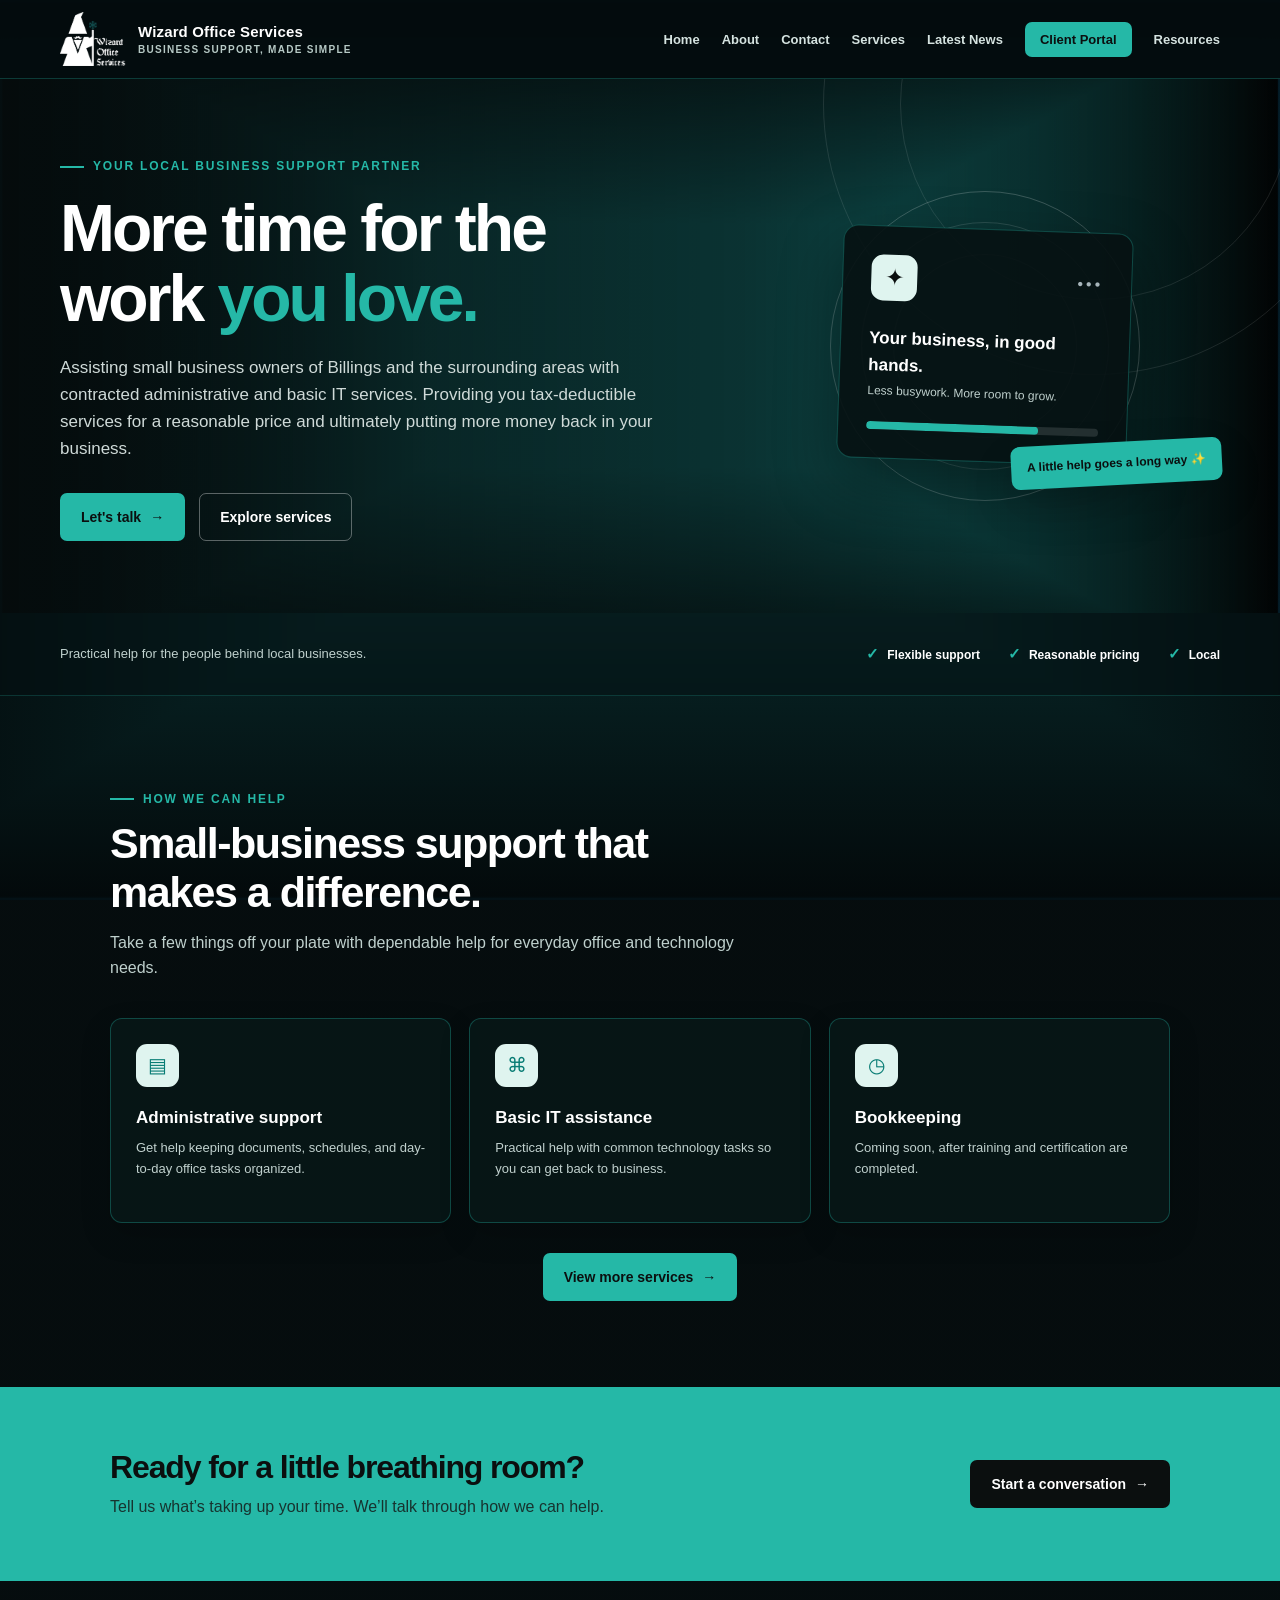
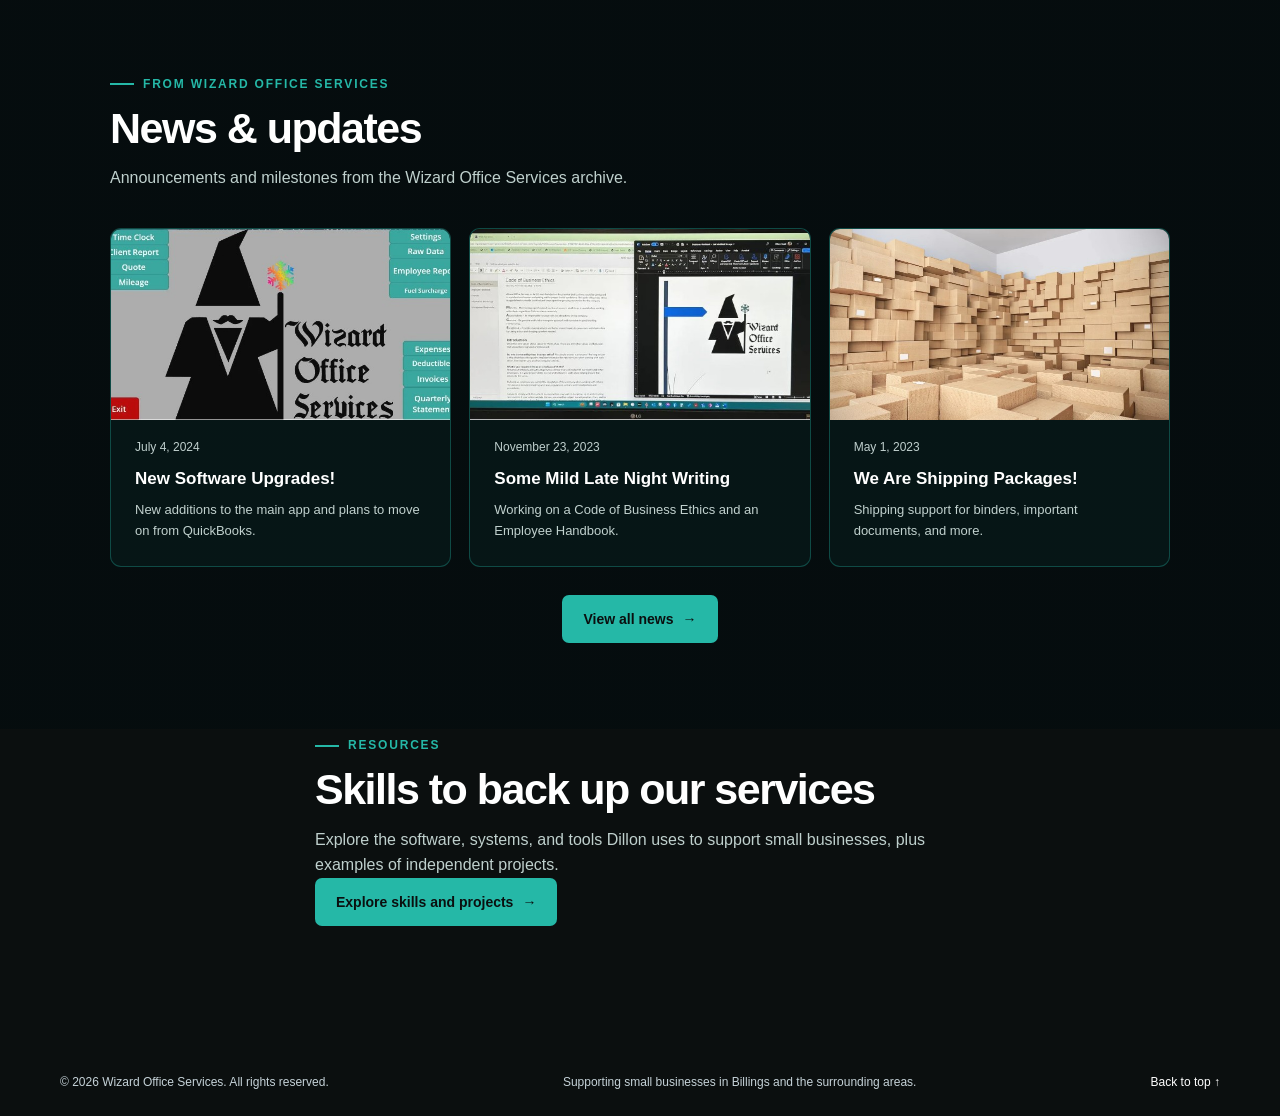
<file: index.html>
<!DOCTYPE html>

<html lang="en">
<head>
<meta charset="utf-8"/>
<meta content="width=device-width, initial-scale=1.0" name="viewport"/>
<meta content="#0b0f0f" name="theme-color"/>
<meta content="Practical, reasonably priced administrative and basic IT support for small businesses in Billings and the surrounding areas." name="description"/>
<title>Wizard Office Services | Support for Small Business</title>
<link href="assets/shared.css" rel="stylesheet"/><link href="assets/index.css" rel="stylesheet"/>
</head>
<body>
<header class="topbar">
<nav aria-label="Main navigation" class="nav-wrap">
<a aria-label="Wizard Office Services home" class="brand" href="#home">
<img alt="" class="brand-logo" data-logo-dark="assets/WBG1.png" data-logo-dark-pride="assets/WBG%20PRIDE.png" data-logo-light="assets/BBG1.png" data-logo-light-pride="assets/BBG%20PRIDE.png" data-logo-theme="dark" src="assets/WBG1.png"/>
<span class="brand-name">Wizard Office Services<span>Business support, made simple</span></span>
</a>
<button aria-controls="primary-navigation" aria-expanded="false" aria-label="Open navigation menu" class="menu-toggle" type="button"><span aria-hidden="true" class="menu-line"></span><span aria-hidden="true" class="menu-line"></span><span aria-hidden="true" class="menu-line"></span></button><ul class="nav-links" id="primary-navigation">
<li><a href="#home">Home</a></li>
<li><a href="about.html">About</a></li>
<li><a href="contact.html">Contact</a></li>
<li><a href="services.html">Services</a></li>
<li><a href="news.html">Latest News</a></li>
<li><a class="portal-link" href="client.html">Client Portal</a></li>
<li><a href="resources.html">Resources</a></li>
</ul>
</nav>
</header>
<main>
<section class="hero" id="home">
<div class="hero-inner">
<div>
<span class="eyebrow">Your local business support partner</span>
<h1>More time for the work <em>you love.</em></h1>
<p class="hero-copy">Assisting small business owners of Billings and the surrounding areas with contracted administrative and basic IT services. Providing you tax-deductible services for a reasonable price and ultimately putting more money back in your business.</p>
<div class="hero-actions">
<a class="button button-gold" href="contact.html">Let's talk <span aria-hidden="true">→</span></a>
<a class="button button-outline" href="#services">Explore services</a>
</div>
</div>
<div aria-hidden="true" class="hero-art">
<div class="orbit"></div>
<div class="art-card">
<div class="art-top"><span class="art-icon">✦</span><span class="art-dots">•••</span></div>
<strong>Your business, in good hands.</strong>
<p>Less busywork. More room to grow.</p>
<div class="progress"><span></span></div>
</div>
<div class="floating-note">A little help goes a long way ✨</div>
</div>
</div>
</section>
<div class="trust-strip">
<div class="trust-inner">
<p>Practical help for the people behind local businesses.</p>
<div class="trust-points"><span>Flexible support</span><span>Reasonable pricing</span><span>Local</span></div>
</div>
</div>
<section class="content-section services" id="services">
<div class="section-inner">
<div class="section-heading">
<span class="eyebrow">How we can help</span>
<h2>Small-business support that makes a difference.</h2>
<p>Take a few things off your plate with dependable help for everyday office and technology needs.</p>
</div>
<div class="service-grid">
<article class="service-card"><span aria-hidden="true" class="service-icon">▤</span><h3>Administrative support</h3><p>Get help keeping documents, schedules, and day-to-day office tasks organized.</p></article>
<article class="service-card"><span aria-hidden="true" class="service-icon">⌘</span><h3>Basic IT assistance</h3><p>Practical help with common technology tasks so you can get back to business.</p></article>
<article class="service-card"><span aria-hidden="true" class="service-icon">◷</span><h3>Bookkeeping</h3><p>Coming soon, after training and certification are completed.</p></article>
</div>
<div class="services-more"><a class="button" href="services.html">View more services <span aria-hidden="true">→</span></a></div>
</div>
</section>
<section class="cta">
<div class="cta-inner">
<div><h2>Ready for a little breathing room?</h2><p>Tell us what’s taking up your time. We’ll talk through how we can help.</p></div>
<a class="button" href="contact.html">Start a conversation <span aria-hidden="true">→</span></a>
</div>
</section>
<section class="content-section resources" id="latest-news">
<div class="section-inner">
<div class="section-heading">
<span class="eyebrow">From Wizard Office Services</span>
<h2>News &amp; updates</h2>
<p>Announcements and milestones from the Wizard Office Services archive.</p>
</div>
<div class="resource-grid">
<a class="resource-card" href="news.html#software-upgrades"><img alt="" loading="lazy" src="assets/news-software.jpg"/><time datetime="2024-07-04">July 4, 2024</time><h3>New Software Upgrades!</h3><p>New additions to the main app and plans to move on from QuickBooks.</p></a>
<a class="resource-card" href="news.html#late-night-writing"><img alt="" loading="lazy" src="assets/news-handbook.jpg"/><time datetime="2023-11-23">November 23, 2023</time><h3>Some Mild Late Night Writing</h3><p>Working on a Code of Business Ethics and an Employee Handbook.</p></a>
<a class="resource-card" href="news.html#shipping-packages"><img alt="" loading="lazy" src="assets/news-shipping.jpg"/><time datetime="2023-05-01">May 1, 2023</time><h3>We Are Shipping Packages!</h3><p>Shipping support for binders, important documents, and more.</p></a>
</div>
<div class="news-more"><a class="button" href="news.html">View all news <span aria-hidden="true">→</span></a></div>
</div>
</section>
<section class="content-section" id="resources" style="padding-top: 0;">
<div class="section-inner section-heading">
<span class="eyebrow">Resources</span>
<h2>Skills to back up our services</h2>
<p>Explore the software, systems, and tools Dillon uses to support small businesses, plus examples of independent projects.</p>
<a class="button button-gold" href="resources.html">Explore skills and projects <span aria-hidden="true">→</span></a>
</div>
</section>
</main>
<footer>
<div class="footer-inner">
<p>© <span id="year">2026</span> Wizard Office Services. All rights reserved.</p>
<p>Supporting small businesses in Billings and the surrounding areas.</p>
<a href="#home">Back to top ↑</a>
</div>
</footer>
<script src="assets/logo-theme.js"></script>
<script defer="True" src="assets/navigation.js"></script></body>
</html>
</file>
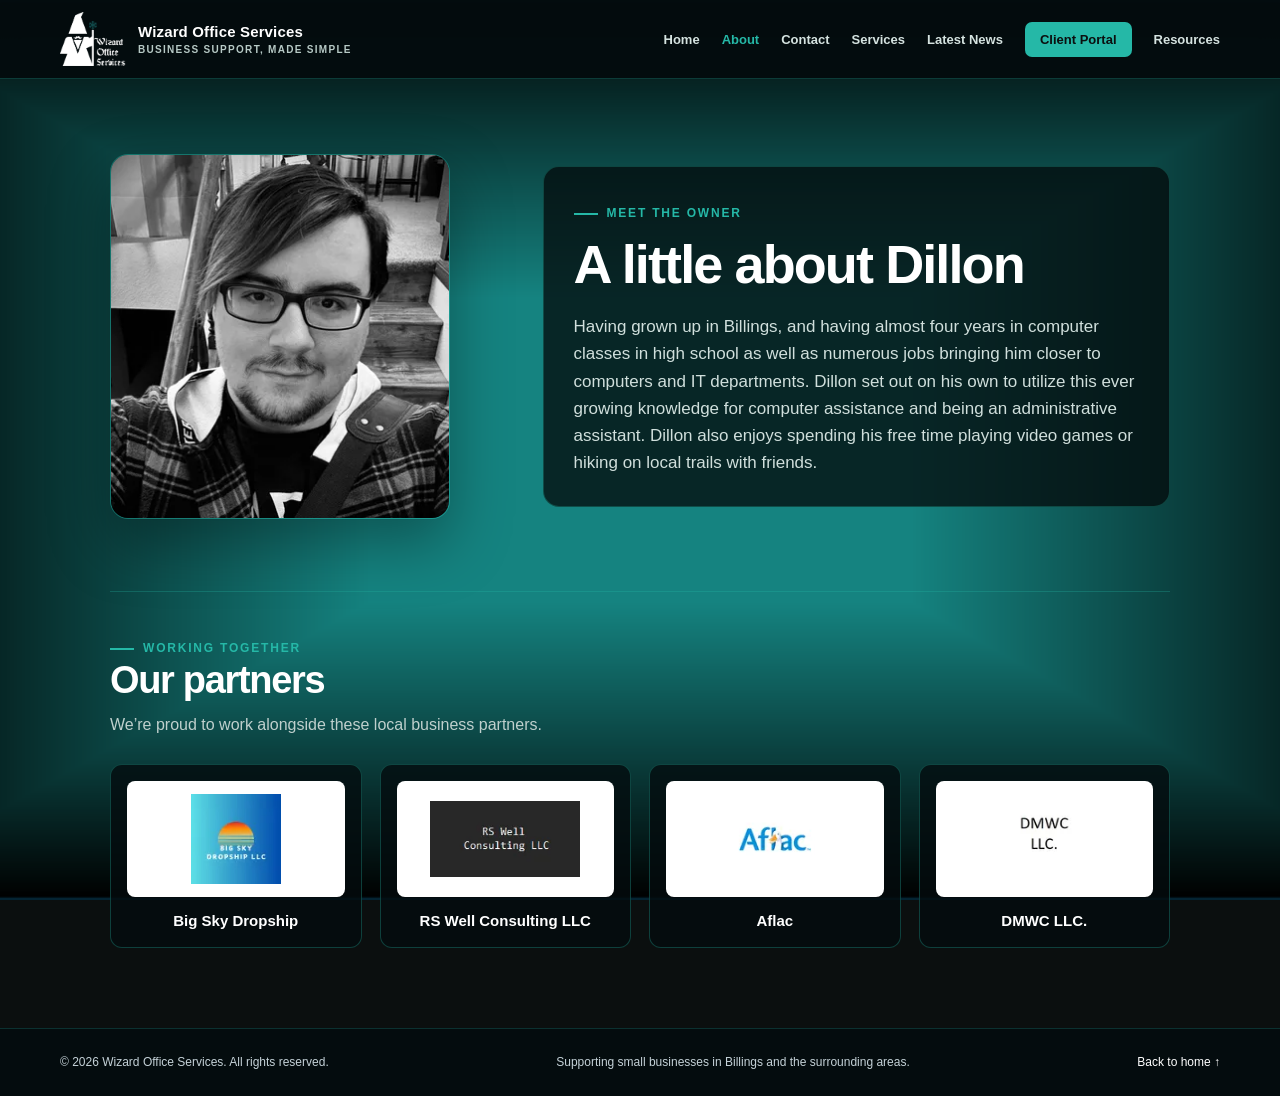
<file: about.html>
<!DOCTYPE html>

<html lang="en">
<head>
<meta charset="utf-8"/>
<meta content="width=device-width, initial-scale=1.0" name="viewport"/>
<meta content="#0b0f0f" name="theme-color"/>
<meta content="Meet Dillon, owner of Wizard Office Services, and learn about the businesses we partner with." name="description"/>
<title>About | Wizard Office Services</title>
<link href="assets/shared.css" rel="stylesheet"/><link href="assets/about.css" rel="stylesheet"/>
</head>
<body>
<header class="topbar">
<nav aria-label="Main navigation" class="nav-wrap">
<a aria-label="Wizard Office Services home" class="brand" href="index.html#home">
<img alt="" class="brand-logo" data-logo-dark="assets/WBG1.png" data-logo-dark-pride="assets/WBG%20PRIDE.png" data-logo-light="assets/BBG1.png" data-logo-light-pride="assets/BBG%20PRIDE.png" data-logo-theme="dark" src="assets/WBG1.png"/>
<span class="brand-name">Wizard Office Services<span>Business support, made simple</span></span>
</a>
<button aria-controls="primary-navigation" aria-expanded="false" aria-label="Open navigation menu" class="menu-toggle" type="button"><span aria-hidden="true" class="menu-line"></span><span aria-hidden="true" class="menu-line"></span><span aria-hidden="true" class="menu-line"></span></button><ul class="nav-links" id="primary-navigation">
<li><a href="index.html#home">Home</a></li>
<li><a aria-current="page" class="current" href="about.html">About</a></li>
<li><a href="contact.html">Contact</a></li>
<li><a href="services.html">Services</a></li>
<li><a href="news.html">Latest News</a></li>
<li><a class="portal-link" href="client.html">Client Portal</a></li>
<li><a href="resources.html">Resources</a></li>
</ul>
</nav>
</header>
<main>
<section aria-labelledby="owner-title" class="owner">
<img alt="Dillon, owner of Wizard Office Services" class="owner-photo" height="365" src="assets/Dillonpfp.webp" width="365"/>
<div class="owner-copy">
<span class="eyebrow">Meet the owner</span>
<h1 id="owner-title">A little about Dillon</h1>
<p>Having grown up in Billings, and having almost four years in computer classes in high school as well as numerous jobs bringing him closer to computers and IT departments. Dillon set out on his own to utilize this ever growing knowledge for computer assistance and being an administrative assistant. Dillon also enjoys spending his free time playing video games or hiking on local trails with friends.</p>
</div>
</section>
<section aria-labelledby="partners-title" class="partners">
<div class="partners-heading">
<span class="eyebrow">Working together</span>
<h2 id="partners-title">Our partners</h2>
<p>We’re proud to work alongside these local business partners.</p>
</div>
<div class="partner-grid">
<article class="partner-card">
<div class="partner-logo"><img alt="" height="90" loading="lazy" src="assets/bsdlogo.webp" width="150"/></div>
<h3>Big Sky Dropship</h3>
</article>
<article class="partner-card">
<div class="partner-logo"><img alt="" height="90" loading="lazy" src="assets/rswlogo.webp" width="150"/></div>
<h3>RS Well Consulting LLC</h3>
</article>
<article class="partner-card">
<div class="partner-logo"><img alt="" height="90" loading="lazy" src="assets/aflaclogo.webp" width="150"/></div>
<h3>Aflac</h3>
</article>
<article class="partner-card">
<div class="partner-logo"><img alt="" height="90" loading="lazy" src="assets/dmwclogo.webp" width="150"/></div>
<h3>DMWC LLC.</h3>
</article>
</div>
</section>
</main>
<footer>
<div class="footer-inner">
<p>© 2026 Wizard Office Services. All rights reserved.</p>
<p>Supporting small businesses in Billings and the surrounding areas.</p>
<a href="index.html#home">Back to home ↑</a>
</div>
</footer>
<script src="assets/logo-theme.js"></script>
<script defer="True" src="assets/navigation.js"></script></body>
</html>
</file>
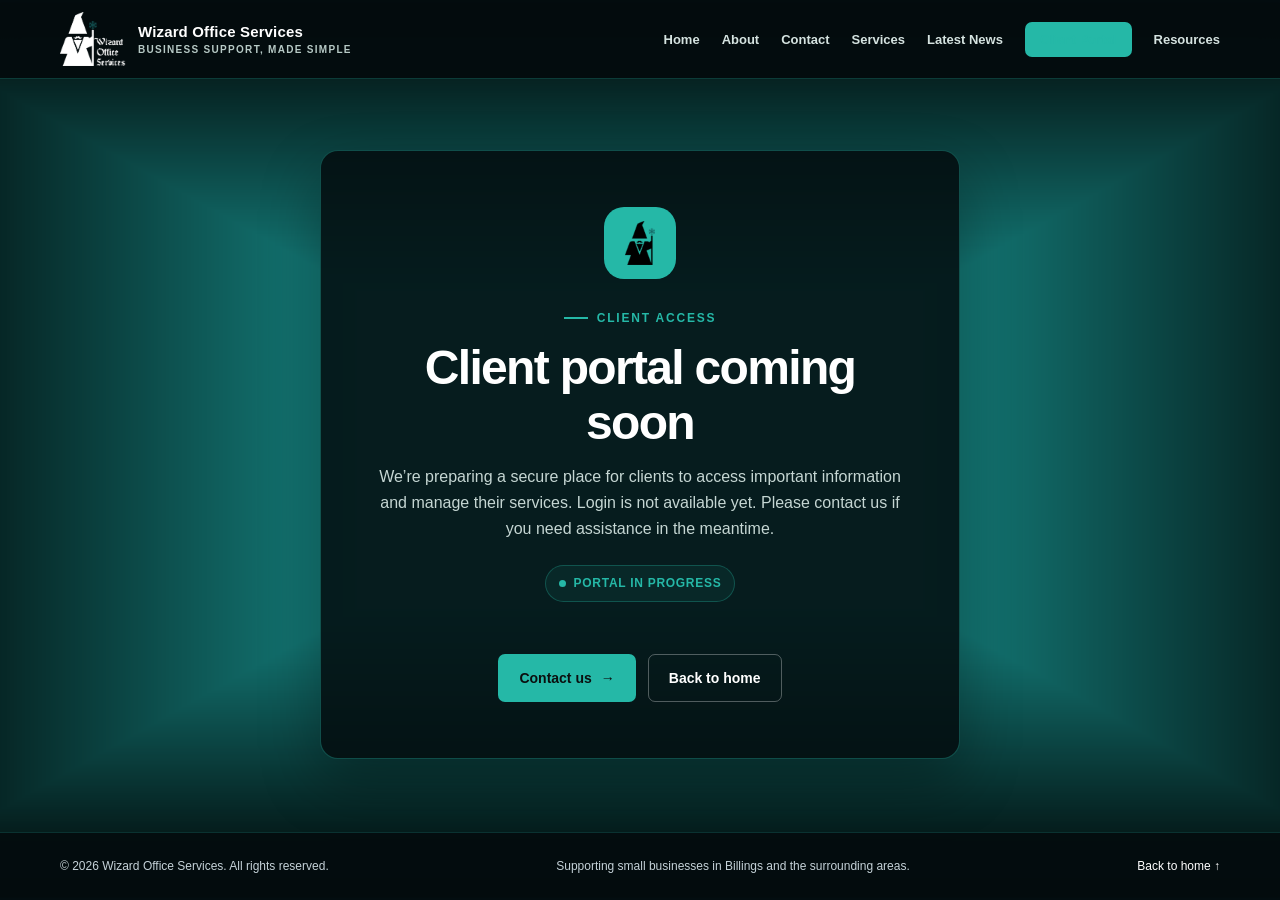
<file: client.html>
<!DOCTYPE html>

<html lang="en">
<head>
<meta charset="utf-8"/>
<meta content="width=device-width, initial-scale=1.0" name="viewport"/>
<meta content="#0b0f0f" name="theme-color"/>
<meta content="The Wizard Office Services client portal is coming soon. Contact us for assistance in the meantime." name="description"/>
<title>Client Portal | Wizard Office Services</title>
<link href="assets/shared.css" rel="stylesheet"/><link href="assets/client.css" rel="stylesheet"/>
</head>
<body>
<header class="topbar">
<nav aria-label="Main navigation" class="nav-wrap">
<a aria-label="Wizard Office Services home" class="brand" href="index.html#home">
<img alt="" class="brand-logo" data-logo-dark="assets/WBG1.png" data-logo-dark-pride="assets/WBG%20PRIDE.png" data-logo-light="assets/BBG1.png" data-logo-light-pride="assets/BBG%20PRIDE.png" data-logo-theme="dark" src="assets/WBG1.png"/>
<span class="brand-name">Wizard Office Services<span>Business support, made simple</span></span>
</a>
<button aria-controls="primary-navigation" aria-expanded="false" aria-label="Open navigation menu" class="menu-toggle" type="button"><span aria-hidden="true" class="menu-line"></span><span aria-hidden="true" class="menu-line"></span><span aria-hidden="true" class="menu-line"></span></button><ul class="nav-links" id="primary-navigation">
<li><a href="index.html#home">Home</a></li>
<li><a href="about.html">About</a></li>
<li><a href="contact.html">Contact</a></li>
<li><a href="services.html">Services</a></li>
<li><a href="news.html">Latest News</a></li>
<li><a aria-current="page" class="portal-link current" href="client.html">Client Portal</a></li>
<li><a href="resources.html">Resources</a></li>
</ul>
</nav>
</header>
<main>
<section aria-labelledby="portal-title" class="portal-card">
<div aria-hidden="true" class="portal-icon"><img alt="" src="assets/Picture9.png"/></div>
<span class="eyebrow">Client access</span>
<h1 id="portal-title">Client portal coming soon</h1>
<p>We’re preparing a secure place for clients to access important information and manage their services. Login is not available yet. Please contact us if you need assistance in the meantime.</p>
<span class="status">Portal in progress</span>
<div class="portal-actions">
<a class="button" href="contact.html">Contact us <span aria-hidden="true">→</span></a>
<a class="button button-outline" href="index.html#home">Back to home</a>
</div>
</section>
</main>
<footer>
<div class="footer-inner">
<p>© 2026 Wizard Office Services. All rights reserved.</p>
<p>Supporting small businesses in Billings and the surrounding areas.</p>
<a href="index.html#home">Back to home ↑</a>
</div>
</footer>
<script src="assets/logo-theme.js"></script>
<script defer="True" src="assets/navigation.js"></script></body>
</html>
</file>
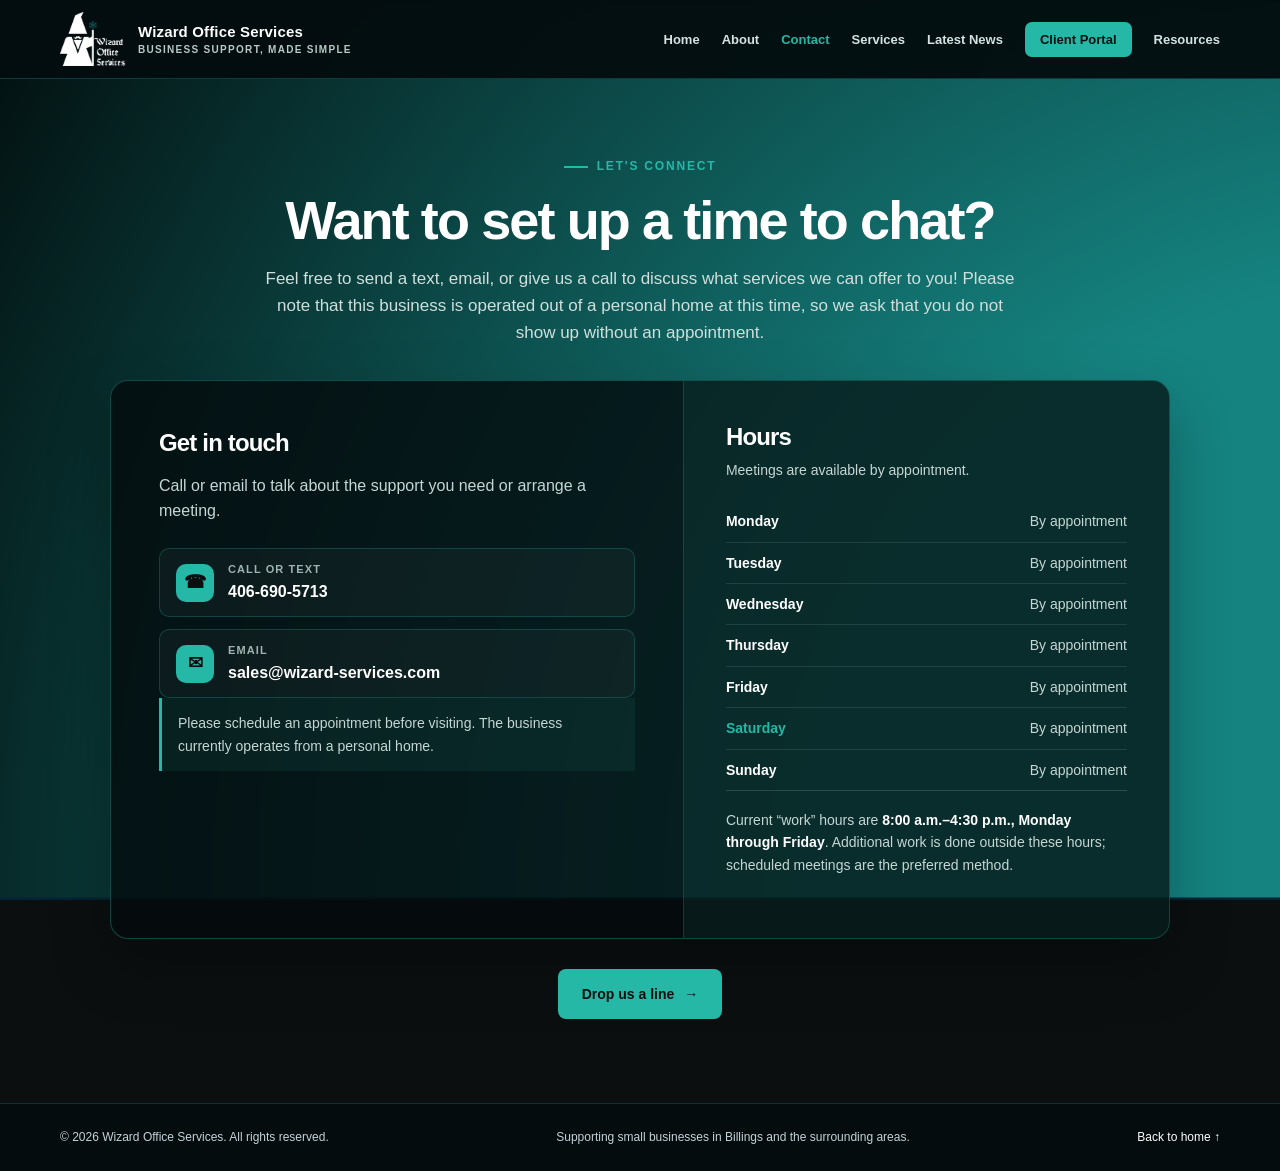
<file: contact.html>
<!DOCTYPE html>

<html lang="en">
<head>
<meta charset="utf-8"/>
<meta content="width=device-width, initial-scale=1.0" name="viewport"/>
<meta content="#0b0f0f" name="theme-color"/>
<meta content="Contact Wizard Office Services in Billings to discuss administrative and basic IT support. Meetings are by appointment." name="description"/>
<title>Contact | Wizard Office Services</title>
<link href="assets/shared.css" rel="stylesheet"/><link href="assets/contact.css" rel="stylesheet"/>
</head>
<body>
<header class="topbar">
<nav aria-label="Main navigation" class="nav-wrap">
<a aria-label="Wizard Office Services home" class="brand" href="index.html#home">
<img alt="" class="brand-logo" data-logo-dark="assets/WBG1.png" data-logo-dark-pride="assets/WBG%20PRIDE.png" data-logo-light="assets/BBG1.png" data-logo-light-pride="assets/BBG%20PRIDE.png" data-logo-theme="dark" src="assets/WBG1.png"/>
<span class="brand-name">Wizard Office Services<span>Business support, made simple</span></span>
</a>
<button aria-controls="primary-navigation" aria-expanded="false" aria-label="Open navigation menu" class="menu-toggle" type="button"><span aria-hidden="true" class="menu-line"></span><span aria-hidden="true" class="menu-line"></span><span aria-hidden="true" class="menu-line"></span></button><ul class="nav-links" id="primary-navigation">
<li><a href="index.html#home">Home</a></li>
<li><a href="about.html">About</a></li>
<li><a aria-current="page" class="current" href="contact.html">Contact</a></li>
<li><a href="services.html">Services</a></li>
<li><a href="news.html">Latest News</a></li>
<li><a class="portal-link" href="client.html">Client Portal</a></li>
<li><a href="resources.html">Resources</a></li>
</ul>
</nav>
</header>
<main>
<section aria-labelledby="contact-title" class="intro">
<span class="eyebrow">Let's connect</span>
<h1 id="contact-title">Want to set up a time to chat?</h1>
<p>Feel free to send a text, email, or give us a call to discuss what services we can offer to you! Please note that this business is operated out of a personal home at this time, so we ask that you do not show up without an appointment.</p>
</section>
<section aria-label="Contact details and hours" class="contact-panel">
<div class="contact-details">
<h2>Get in touch</h2>
<p>Call or email to talk about the support you need or arrange a meeting.</p>
<div class="contact-methods">
<a class="contact-method" href="tel:+14066905713">
<span aria-hidden="true" class="method-icon">☎</span>
<span><span class="method-label">Call or text</span><span class="method-value">406-690-5713</span></span>
</a>
<a class="contact-method" href="mailto:sales@wizard-services.com">
<span aria-hidden="true" class="method-icon">✉</span>
<span><span class="method-label">Email</span><span class="method-value">sales@wizard-services.com</span></span>
</a>
</div>
<p class="appointment-note">Please schedule an appointment before visiting. The business currently operates from a personal home.</p>
</div>
<div class="hours">
<h2>Hours</h2>
<p>Meetings are available by appointment.</p>
<table class="hours-table">
<tbody>
<tr><th scope="row">Monday</th><td>By appointment</td></tr>
<tr><th scope="row">Tuesday</th><td>By appointment</td></tr>
<tr><th scope="row">Wednesday</th><td>By appointment</td></tr>
<tr><th scope="row">Thursday</th><td>By appointment</td></tr>
<tr><th scope="row">Friday</th><td>By appointment</td></tr>
<tr><th scope="row">Saturday</th><td>By appointment</td></tr>
<tr><th scope="row">Sunday</th><td>By appointment</td></tr>
</tbody>
</table>
<p class="work-hours">Current “work” hours are <strong>8:00 a.m.–4:30 p.m., Monday through Friday</strong>. Additional work is done outside these hours; scheduled meetings are the preferred method.</p>
</div>
</section>
<a class="drop-line" href="mailto:sales@wizard-services.com">Drop us a line <span aria-hidden="true">→</span></a>
</main>
<footer>
<div class="footer-inner">
<p>© 2026 Wizard Office Services. All rights reserved.</p>
<p>Supporting small businesses in Billings and the surrounding areas.</p>
<a href="index.html#home">Back to home ↑</a>
</div>
</footer>
<script src="assets/logo-theme.js"></script>
<script defer="True" src="assets/navigation.js"></script></body>
</html>
</file>
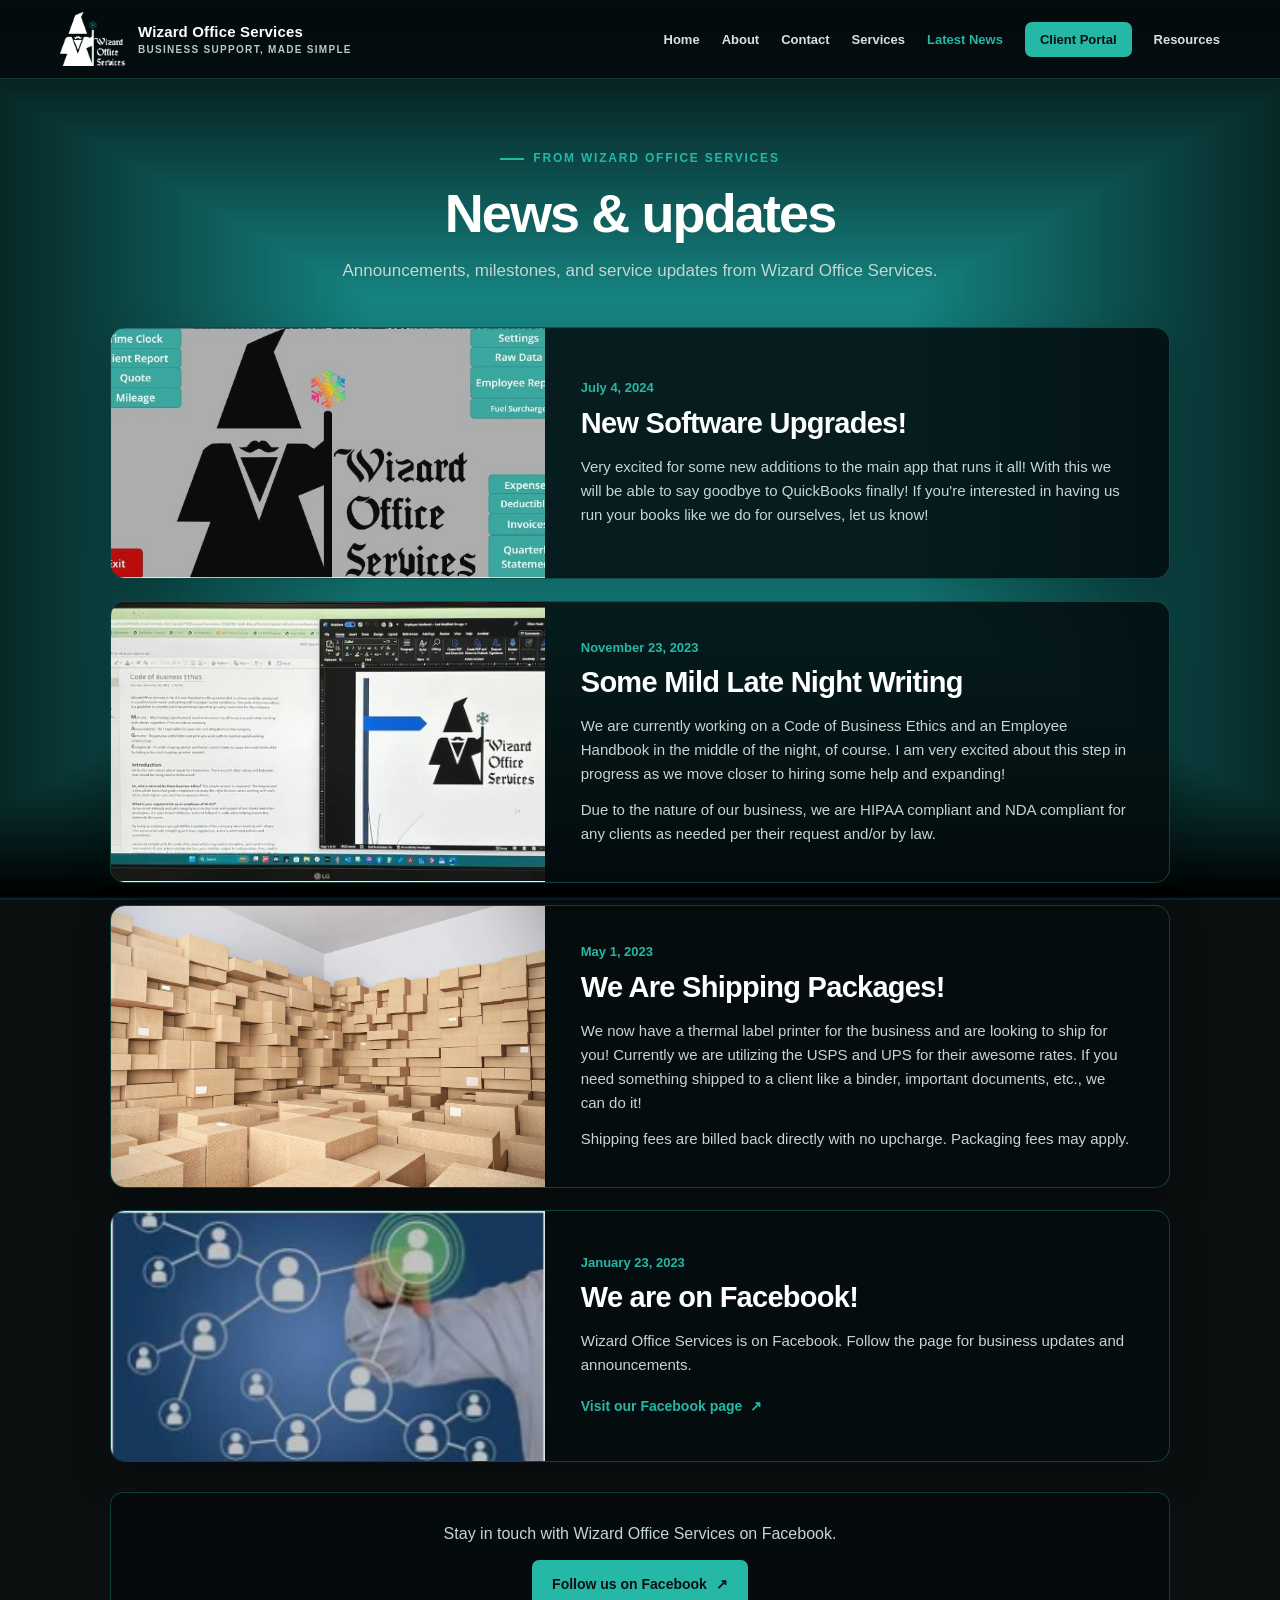
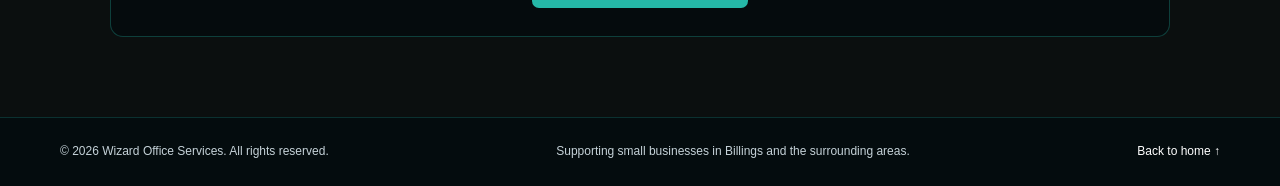
<file: news.html>
<!DOCTYPE html>

<html lang="en">
<head>
<meta charset="utf-8"/>
<meta content="width=device-width, initial-scale=1.0" name="viewport"/>
<meta content="#0b0f0f" name="theme-color"/>
<meta content="News, updates, and announcements from Wizard Office Services." name="description"/>
<title>News &amp; Updates | Wizard Office Services</title>
<link href="assets/shared.css" rel="stylesheet"/><link href="assets/news.css" rel="stylesheet"/>
</head>
<body>
<header class="topbar">
<nav aria-label="Main navigation" class="nav-wrap">
<a aria-label="Wizard Office Services home" class="brand" href="index.html#home">
<img alt="" class="brand-logo" data-logo-dark="assets/WBG1.png" data-logo-dark-pride="assets/WBG%20PRIDE.png" data-logo-light="assets/BBG1.png" data-logo-light-pride="assets/BBG%20PRIDE.png" data-logo-theme="dark" src="assets/WBG1.png"/>
<span class="brand-name">Wizard Office Services<span>Business support, made simple</span></span>
</a>
<button aria-controls="primary-navigation" aria-expanded="false" aria-label="Open navigation menu" class="menu-toggle" type="button"><span aria-hidden="true" class="menu-line"></span><span aria-hidden="true" class="menu-line"></span><span aria-hidden="true" class="menu-line"></span></button><ul class="nav-links" id="primary-navigation">
<li><a href="index.html#home">Home</a></li>
<li><a href="about.html">About</a></li>
<li><a href="contact.html">Contact</a></li>
<li><a href="services.html">Services</a></li>
<li><a aria-current="page" class="current" href="news.html">Latest News</a></li>
<li><a class="portal-link" href="client.html">Client Portal</a></li>
<li><a href="resources.html">Resources</a></li>
</ul>
</nav>
</header>
<main>
<section aria-labelledby="news-title" class="intro">
<span class="eyebrow">From Wizard Office Services</span>
<h1 id="news-title">News &amp; updates</h1>
<p>Announcements, milestones, and service updates from Wizard Office Services.</p>
</section>
<div class="news-list">
<article class="news-post" id="software-upgrades">
<img alt="Wizard Office Services app showing new bookkeeping features" class="post-image" height="356" src="assets/news-software.jpg" width="677"/>
<div class="post-copy">
<time datetime="2024-07-04">July 4, 2024</time>
<h2>New Software Upgrades!</h2>
<p>Very excited for some new additions to the main app that runs it all! With this we will be able to say goodbye to QuickBooks finally! If you're interested in having us run your books like we do for ourselves, let us know!</p>
</div>
</article>
<article class="news-post" id="late-night-writing">
<img alt="A computer displaying work on a business ethics document and employee handbook" class="post-image" height="301" loading="lazy" src="assets/news-handbook.jpg" width="676"/>
<div class="post-copy">
<time datetime="2023-11-23">November 23, 2023</time>
<h2>Some Mild Late Night Writing</h2>
<p>We are currently working on a Code of Business Ethics and an Employee Handbook in the middle of the night, of course. I am very excited about this step in progress as we move closer to hiring some help and expanding!</p>
<p>Due to the nature of our business, we are HIPAA compliant and NDA compliant for any clients as needed per their request and/or by law.</p>
</div>
</article>
<article class="news-post" id="shipping-packages">
<img alt="Packages ready for shipping" class="post-image" height="422" loading="lazy" src="assets/news-shipping.jpg" width="676"/>
<div class="post-copy">
<time datetime="2023-05-01">May 1, 2023</time>
<h2>We Are Shipping Packages!</h2>
<p>We now have a thermal label printer for the business and are looking to ship for you! Currently we are utilizing the USPS and UPS for their awesome rates. If you need something shipped to a client like a binder, important documents, etc., we can do it!</p>
<p>Shipping fees are billed back directly with no upcharge. Packaging fees may apply.</p>
</div>
</article>
<article class="news-post" id="facebook">
<img alt="Illustration of a connected network of people" class="post-image" height="141" loading="lazy" src="assets/news-facebook.jpg" width="245"/>
<div class="post-copy">
<time datetime="2023-01-23">January 23, 2023</time>
<h2>We are on Facebook!</h2>
<p>Wizard Office Services is on Facebook. Follow the page for business updates and announcements.</p>
<a class="post-link" href="https://www.facebook.com/wizardofficeservices" rel="noopener noreferrer" target="_blank">Visit our Facebook page <span aria-hidden="true">↗</span></a>
</div>
</article>
</div>
<section aria-label="Follow Wizard Office Services" class="facebook-cta">
<p>Stay in touch with Wizard Office Services on Facebook.</p>
<a class="button" href="https://www.facebook.com/wizardofficeservices" rel="noopener noreferrer" target="_blank">Follow us on Facebook <span aria-hidden="true">↗</span></a>
</section>
</main>
<footer>
<div class="footer-inner">
<p>© 2026 Wizard Office Services. All rights reserved.</p>
<p>Supporting small businesses in Billings and the surrounding areas.</p>
<a href="index.html#home">Back to home ↑</a>
</div>
</footer>
<script src="assets/logo-theme.js"></script>
<script defer="True" src="assets/navigation.js"></script></body>
</html>
</file>
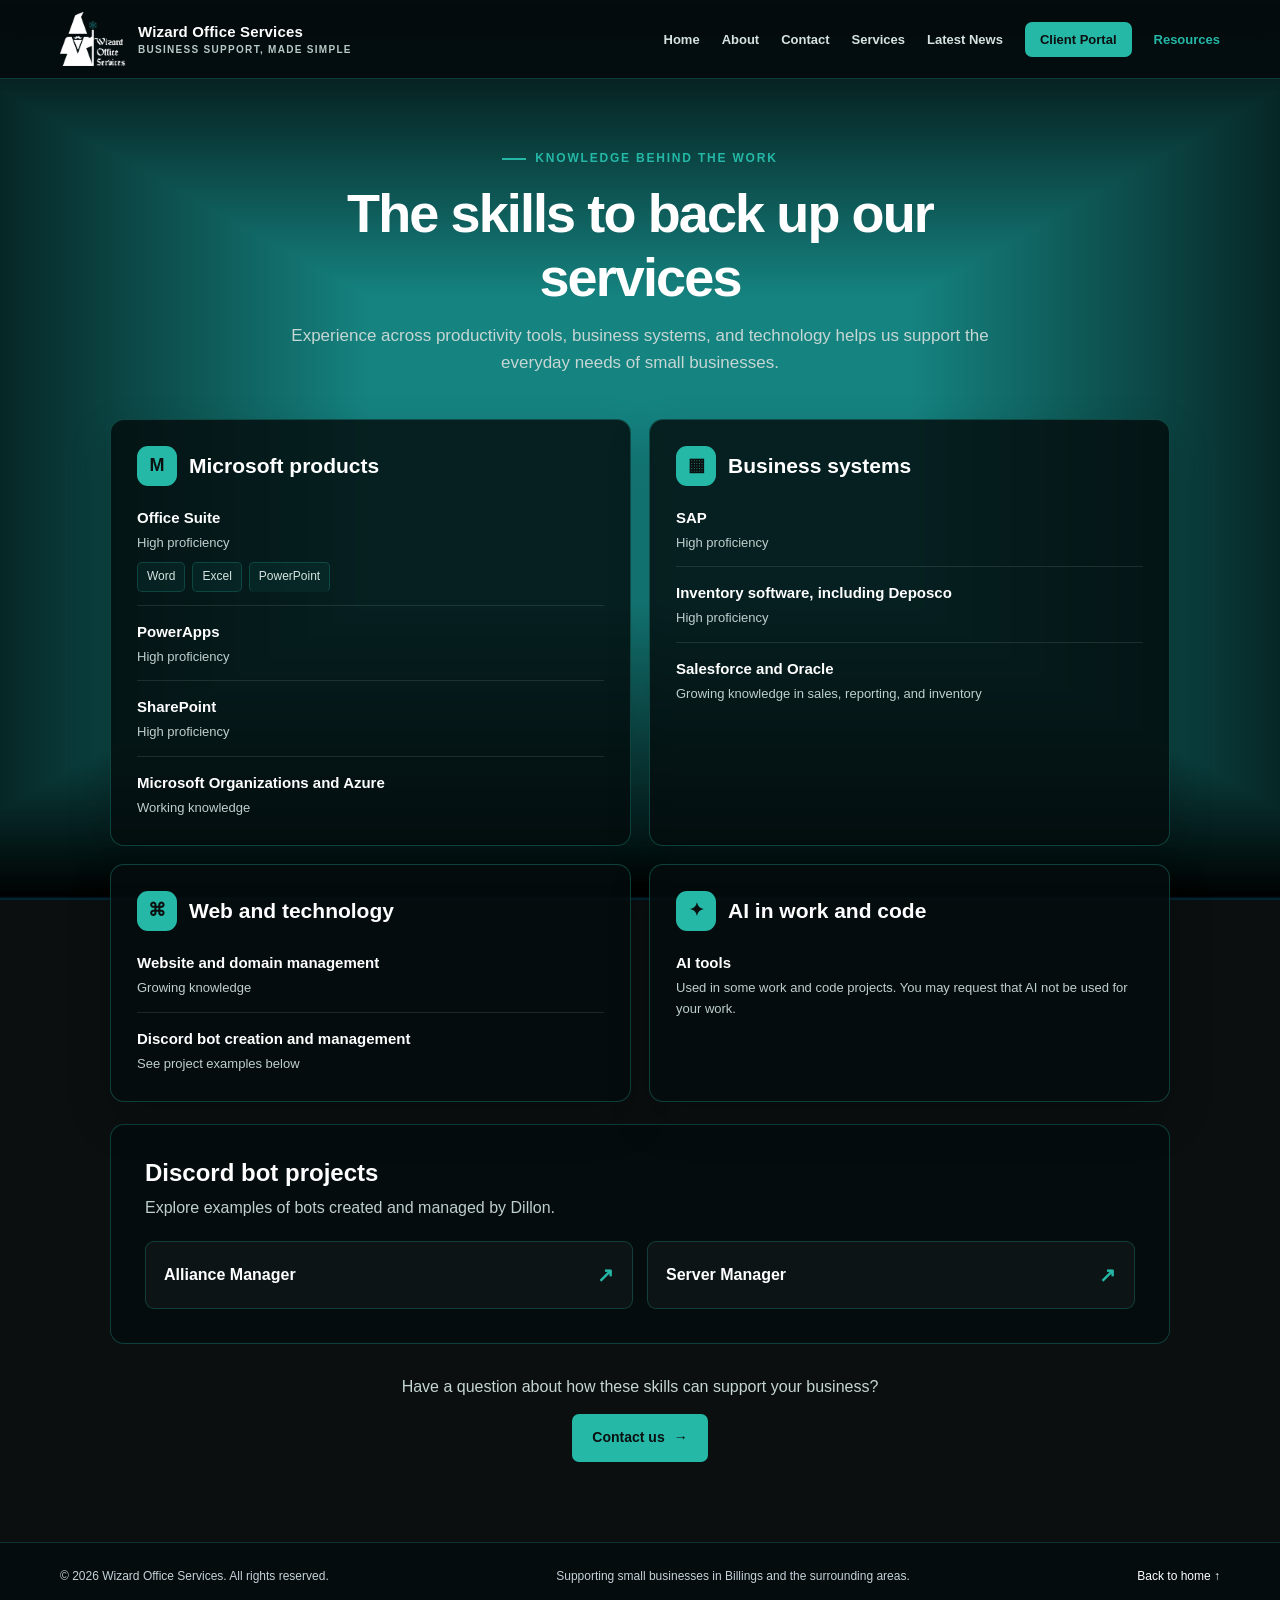
<file: resources.html>
<!DOCTYPE html>

<html lang="en">
<head>
<meta charset="utf-8"/>
<meta content="width=device-width, initial-scale=1.0" name="viewport"/>
<meta content="#0b0f0f" name="theme-color"/>
<meta content="Explore Wizard Office Services' experience with Microsoft products, SAP, inventory systems, web management, and business technology." name="description"/>
<title>Skills &amp; Projects | Wizard Office Services</title>
<link href="assets/shared.css" rel="stylesheet"/><link href="assets/resources.css" rel="stylesheet"/>
</head>
<body>
<header class="topbar">
<nav aria-label="Main navigation" class="nav-wrap">
<a aria-label="Wizard Office Services home" class="brand" href="index.html#home">
<img alt="" class="brand-logo" data-logo-dark="assets/WBG1.png" data-logo-dark-pride="assets/WBG%20PRIDE.png" data-logo-light="assets/BBG1.png" data-logo-light-pride="assets/BBG%20PRIDE.png" data-logo-theme="dark" src="assets/WBG1.png"/>
<span class="brand-name">Wizard Office Services<span>Business support, made simple</span></span>
</a>
<button aria-controls="primary-navigation" aria-expanded="false" aria-label="Open navigation menu" class="menu-toggle" type="button"><span aria-hidden="true" class="menu-line"></span><span aria-hidden="true" class="menu-line"></span><span aria-hidden="true" class="menu-line"></span></button><ul class="nav-links" id="primary-navigation">
<li><a href="index.html#home">Home</a></li>
<li><a href="about.html">About</a></li>
<li><a href="contact.html">Contact</a></li>
<li><a href="services.html">Services</a></li>
<li><a href="news.html">Latest News</a></li>
<li><a class="portal-link" href="client.html">Client Portal</a></li>
<li><a aria-current="page" class="current" href="resources.html">Resources</a></li>
</ul>
</nav>
</header>
<main>
<section aria-labelledby="resources-title" class="intro">
<span class="eyebrow">Knowledge behind the work</span>
<h1 id="resources-title">The skills to back up our services</h1>
<p>Experience across productivity tools, business systems, and technology helps us support the everyday needs of small businesses.</p>
</section>
<div class="skill-grid">
<section aria-labelledby="microsoft-title" class="skill-card">
<h2 id="microsoft-title"><span aria-hidden="true" class="skill-icon">M</span>Microsoft products</h2>
<ul class="skill-list">
<li>
<span class="skill-name">Office Suite</span>
<span class="skill-detail">High proficiency</span>
<ul><li>Word</li><li>Excel</li><li>PowerPoint</li></ul>
</li>
<li><span class="skill-name">PowerApps</span><span class="skill-detail">High proficiency</span></li>
<li><span class="skill-name">SharePoint</span><span class="skill-detail">High proficiency</span></li>
<li><span class="skill-name">Microsoft Organizations and Azure</span><span class="skill-detail">Working knowledge</span></li>
</ul>
</section>
<section aria-labelledby="business-systems-title" class="skill-card">
<h2 id="business-systems-title"><span aria-hidden="true" class="skill-icon">▦</span>Business systems</h2>
<ul class="skill-list">
<li><span class="skill-name">SAP</span><span class="skill-detail">High proficiency</span></li>
<li><span class="skill-name">Inventory software, including Deposco</span><span class="skill-detail">High proficiency</span></li>
<li><span class="skill-name">Salesforce and Oracle</span><span class="skill-detail">Growing knowledge in sales, reporting, and inventory</span></li>
</ul>
</section>
<section aria-labelledby="web-tech-title" class="skill-card">
<h2 id="web-tech-title"><span aria-hidden="true" class="skill-icon">⌘</span>Web and technology</h2>
<ul class="skill-list">
<li><span class="skill-name">Website and domain management</span><span class="skill-detail">Growing knowledge</span></li>
<li><span class="skill-name">Discord bot creation and management</span><span class="skill-detail">See project examples below</span></li>
</ul>
</section>
<section aria-labelledby="ai-title" class="skill-card">
<h2 id="ai-title"><span aria-hidden="true" class="skill-icon">✦</span>AI in work and code</h2>
<ul class="skill-list">
<li><span class="skill-name">AI tools</span><span class="skill-detail">Used in some work and code projects. You may request that AI not be used for your work.</span></li>
</ul>
</section>
</div>
<section aria-labelledby="projects-title" class="projects">
<h2 id="projects-title">Discord bot projects</h2>
<p>Explore examples of bots created and managed by Dillon.</p>
<div class="project-links">
<a class="project-link" href="https://karuchan88.github.io/alliance-manager-bot/English/index.html" rel="noopener noreferrer" target="_blank">
<span>Alliance Manager</span><span aria-hidden="true">↗</span>
</a>
<a class="project-link" href="https://karuchan88.github.io/KC-Server-Manager/" rel="noopener noreferrer" target="_blank">
<span>Server Manager</span><span aria-hidden="true">↗</span>
</a>
</div>
</section>
<div class="contact-cta">
<p>Have a question about how these skills can support your business?</p>
<a class="button" href="contact.html">Contact us <span aria-hidden="true">→</span></a>
</div>
</main>
<footer>
<div class="footer-inner">
<p>© 2026 Wizard Office Services. All rights reserved.</p>
<p>Supporting small businesses in Billings and the surrounding areas.</p>
<a href="index.html#home">Back to home ↑</a>
</div>
</footer>
<script src="assets/logo-theme.js"></script>
<script defer="True" src="assets/navigation.js"></script></body>
</html>
</file>
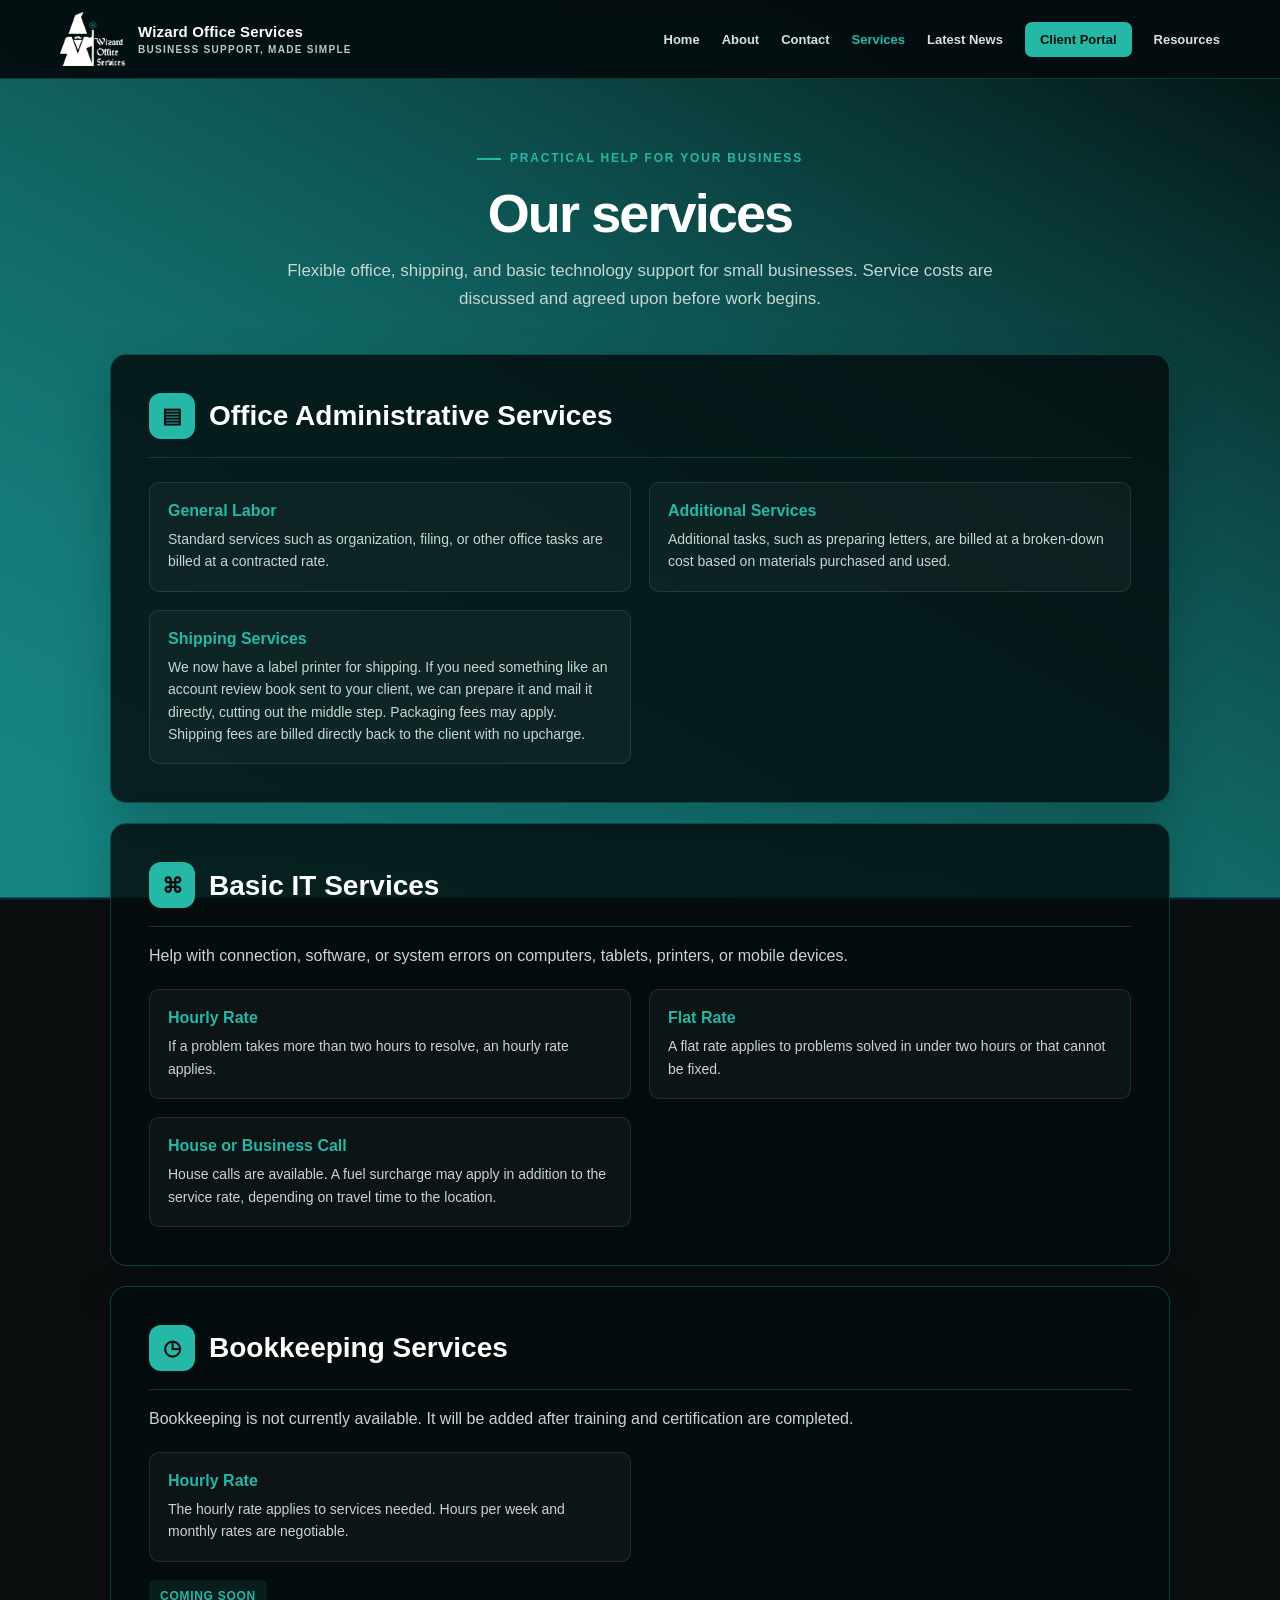
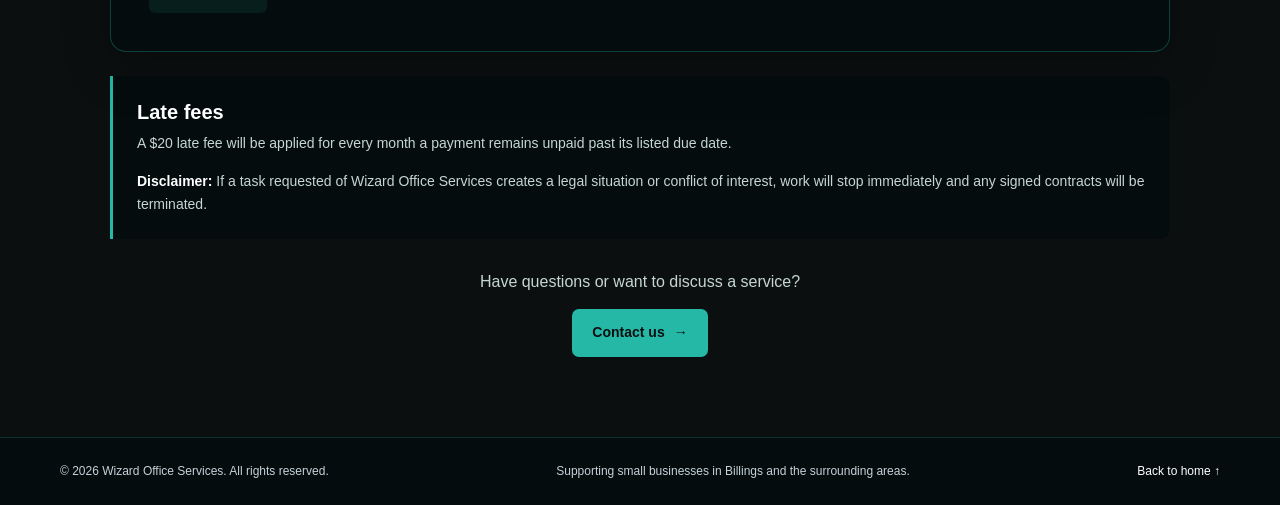
<file: services.html>
<!DOCTYPE html>

<html lang="en">
<head>
<meta charset="utf-8"/>
<meta content="width=device-width, initial-scale=1.0" name="viewport"/>
<meta content="#0b0f0f" name="theme-color"/>
<meta content="Explore Wizard Office Services' administrative, shipping, basic IT, and upcoming bookkeeping services in Billings." name="description"/>
<title>Services | Wizard Office Services</title>
<link href="assets/shared.css" rel="stylesheet"/><link href="assets/services.css" rel="stylesheet"/>
</head>
<body>
<header class="topbar">
<nav aria-label="Main navigation" class="nav-wrap">
<a aria-label="Wizard Office Services home" class="brand" href="index.html#home">
<img alt="" class="brand-logo" data-logo-dark="assets/WBG1.png" data-logo-dark-pride="assets/WBG%20PRIDE.png" data-logo-light="assets/BBG1.png" data-logo-light-pride="assets/BBG%20PRIDE.png" data-logo-theme="dark" src="assets/WBG1.png"/>
<span class="brand-name">Wizard Office Services<span>Business support, made simple</span></span>
</a>
<button aria-controls="primary-navigation" aria-expanded="false" aria-label="Open navigation menu" class="menu-toggle" type="button"><span aria-hidden="true" class="menu-line"></span><span aria-hidden="true" class="menu-line"></span><span aria-hidden="true" class="menu-line"></span></button><ul class="nav-links" id="primary-navigation">
<li><a href="index.html#home">Home</a></li>
<li><a href="about.html">About</a></li>
<li><a href="contact.html">Contact</a></li>
<li><a aria-current="page" class="current" href="services.html">Services</a></li>
<li><a href="news.html">Latest News</a></li>
<li><a class="portal-link" href="client.html">Client Portal</a></li>
<li><a href="resources.html">Resources</a></li>
</ul>
</nav>
</header>
<main>
<section aria-labelledby="services-title" class="intro">
<span class="eyebrow">Practical help for your business</span>
<h1 id="services-title">Our services</h1>
<p>Flexible office, shipping, and basic technology support for small businesses. Service costs are discussed and agreed upon before work begins.</p>
</section>
<div class="category-list">
<section aria-labelledby="administrative-title" class="category">
<div class="category-header">
<span aria-hidden="true" class="category-icon">▤</span>
<h2 id="administrative-title">Office Administrative Services</h2>
</div>
<div class="service-items">
<article class="service-item">
<h3>General Labor</h3>
<p>Standard services such as organization, filing, or other office tasks are billed at a contracted rate.</p>
</article>
<article class="service-item">
<h3>Additional Services</h3>
<p>Additional tasks, such as preparing letters, are billed at a broken-down cost based on materials purchased and used.</p>
</article>
<article class="service-item">
<h3>Shipping Services</h3>
<p>We now have a label printer for shipping. If you need something like an account review book sent to your client, we can prepare it and mail it directly, cutting out the middle step. Packaging fees may apply. Shipping fees are billed directly back to the client with no upcharge.</p>
</article>
</div>
</section>
<section aria-labelledby="it-title" class="category">
<div class="category-header">
<span aria-hidden="true" class="category-icon">⌘</span>
<h2 id="it-title">Basic IT Services</h2>
</div>
<p class="category-description">Help with connection, software, or system errors on computers, tablets, printers, or mobile devices.</p>
<div class="service-items">
<article class="service-item">
<h3>Hourly Rate</h3>
<p>If a problem takes more than two hours to resolve, an hourly rate applies.</p>
</article>
<article class="service-item">
<h3>Flat Rate</h3>
<p>A flat rate applies to problems solved in under two hours or that cannot be fixed.</p>
</article>
<article class="service-item">
<h3>House or Business Call</h3>
<p>House calls are available. A fuel surcharge may apply in addition to the service rate, depending on travel time to the location.</p>
</article>
</div>
</section>
<section aria-labelledby="bookkeeping-title" class="category">
<div class="category-header">
<span aria-hidden="true" class="category-icon">◷</span>
<h2 id="bookkeeping-title">Bookkeeping Services</h2>
</div>
<p class="category-description">Bookkeeping is not currently available. It will be added after training and certification are completed.</p>
<div class="service-items">
<article class="service-item">
<h3>Hourly Rate</h3>
<p>The hourly rate applies to services needed. Hours per week and monthly rates are negotiable.</p>
</article>
</div>
<span class="availability">Coming soon</span>
</section>
</div>
<aside aria-label="Service policies" class="policy">
<h2>Late fees</h2>
<p>A $20 late fee will be applied for every month a payment remains unpaid past its listed due date.</p>
<p><strong>Disclaimer:</strong> If a task requested of Wizard Office Services creates a legal situation or conflict of interest, work will stop immediately and any signed contracts will be terminated.</p>
</aside>
<div class="contact-cta">
<p>Have questions or want to discuss a service?</p>
<a class="button" href="contact.html">Contact us <span aria-hidden="true">→</span></a>
</div>
</main>
<footer>
<div class="footer-inner">
<p>© 2026 Wizard Office Services. All rights reserved.</p>
<p>Supporting small businesses in Billings and the surrounding areas.</p>
<a href="index.html#home">Back to home ↑</a>
</div>
</footer>
<script src="assets/logo-theme.js"></script>
<script defer="True" src="assets/navigation.js"></script></body>
</html>
</file>
<file: assets/shared.css>
/* Shared design rules used by all pages. */
* { box-sizing: border-box; }
a { color: inherit; }
.topbar { position: sticky; top: 0; z-index: 10; background: rgba(4,12,14,.94); border-bottom: 1px solid rgba(37,184,167,.28); backdrop-filter: blur(12px); }
.nav-wrap { width: min(1160px, calc(100% - 48px)); min-height: 78px; margin: auto; display: flex; align-items: center; justify-content: space-between; gap: 24px; }
.brand { display: flex; align-items: center; gap: 12px; text-decoration: none; flex-shrink: 0; }
.brand-logo { display: block; width: 66px; height: 54px; flex: 0 0 66px; object-fit: contain; }
.brand-name { color: var(--white); font-size: 15px; font-weight: 800; line-height: 1.15; letter-spacing: .01em; }
.brand-name span { display: block; margin-top: 4px; color: #b7cac6; font-size: 10px; font-weight: 600; letter-spacing: .13em; text-transform: uppercase; }
.nav-links { display: flex; align-items: center; gap: 22px; margin: 0; padding: 0; list-style: none; }
.nav-links a { color: #d5e3e0; font-size: 13px; font-weight: 650; text-decoration: none; white-space: nowrap; transition: color .2s; }
.nav-links .portal-link { padding: 10px 15px; color: var(--navy); background: var(--teal); border-radius: 7px; }
.eyebrow { display: inline-flex; align-items: center; gap: 9px; color: var(--teal); font-size: 12px; font-weight: 750; letter-spacing: .15em; text-transform: uppercase; }
.eyebrow::before { width: 24px; height: 2px; content: ""; background: currentColor; }
.footer-inner { width: min(1160px, 100%); margin: auto; display: flex; align-items: center; justify-content: space-between; gap: 18px; font-size: 12px; }
.footer-inner p { margin: 0; }
.footer-inner a { color: var(--white); text-decoration: none; }

/* Consistent fixed header and responsive navigation */
html { scroll-padding-top: 96px; }
body { padding-top: 78px; }
.topbar { position: fixed !important; top: 0; left: 0; right: 0; width: 100%; z-index: 1000; }
.nav-wrap { position: relative; min-height: 78px; }
.menu-toggle { display: none; width: 44px; height: 44px; padding: 10px; border: 1px solid rgba(37,184,167,.5); border-radius: 8px; background: rgba(4,12,14,.96); color: #edf7f5; cursor: pointer; align-items: center; justify-content: center; flex-direction: column; gap: 5px; }
.menu-line { display: block; width: 22px; height: 2px; border-radius: 2px; background: currentColor; transition: transform .2s, opacity .2s; }
.menu-toggle:focus-visible, .nav-links a:focus-visible { outline: 2px solid var(--teal, #25b8a7); outline-offset: 3px; }
@media (max-width: 980px) {
 body { padding-top: 78px; }
 .nav-wrap { width: min(100% - 32px, 1160px) !important; height: 78px; min-height: 78px; padding: 0 !important; flex-wrap: nowrap !important; gap: 12px !important; }
 .brand { min-width: 0; }
 .brand-name { font-size: 13px; }
 .brand-logo { width: 54px; height: 48px; flex-basis: 54px; }
 .menu-toggle { display: flex; flex-shrink: 0; margin-left: auto; }
 .nav-links { display: none !important; position: absolute; top: 100%; left: -16px; right: -16px; width: auto !important; max-height: calc(100dvh - 78px); overflow-y: auto !important; overflow-x: hidden !important; flex-direction: column !important; flex-wrap: nowrap !important; align-items: stretch !important; justify-content: flex-start !important; gap: 0 !important; padding: 10px 16px 16px !important; background: #071113; border: 1px solid rgba(37,184,167,.32); border-top: 0; box-shadow: 0 18px 36px rgba(0,0,0,.45); }
 .nav-links.is-open { display: flex !important; }
 .nav-links li { width: 100%; }
 .nav-links a { display: block; padding: 13px 12px; font-size: 15px !important; white-space: normal; border-radius: 7px; }
 .nav-links .portal-link { text-align: center; margin-top: 8px; }
 .menu-toggle[aria-expanded="true"] .menu-line:nth-child(1) { transform: translateY(7px) rotate(45deg); }
 .menu-toggle[aria-expanded="true"] .menu-line:nth-child(2) { opacity: 0; }
 .menu-toggle[aria-expanded="true"] .menu-line:nth-child(3) { transform: translateY(-7px) rotate(-45deg); }
}
@media (prefers-reduced-motion: reduce) { .menu-line { transition: none; } }
</file>
<file: assets/index.css>
/* Styles specific to index.html */
:root {
			--navy: #0b0f0f;
			--teal: #25b8a7;
			--ink: #161d1c;
			--muted: #64706f;
			--paper: #f4f7f6;
			--white: #fff;
			--line: #dce7e4;
			--shadow: 0 18px 45px rgba(0, 0, 0, .12);
		}
html { scroll-behavior: smooth; scroll-padding-top: 90px; }
body { margin: 0; color: #edf7f5; background: var(--navy) url("Webbgrd1.png") center / cover fixed; font-family: "Segoe UI", Arial, sans-serif; line-height: 1.6; }
.nav-links a:hover, .nav-links a:focus-visible { color: var(--teal); }
.nav-links .portal-link:hover, .nav-links .portal-link:focus-visible { color: var(--navy); background: var(--teal); }
.hero { position: relative; overflow: hidden; color: var(--white); background-color: var(--navy); background-image: linear-gradient(90deg, rgba(5,12,13,.92) 0%, rgba(5,12,13,.68) 58%, rgba(5,12,13,.28) 100%), url("Webbgrd1.png"); background-position: center; background-size: cover; }
.hero::before, .hero::after { position: absolute; content: ""; border: 1px solid rgba(255,255,255,.1); border-radius: 50%; pointer-events: none; }
.hero::before { width: 540px; height: 540px; right: -85px; top: -245px; }
.hero::after { width: 390px; height: 390px; right: -12px; top: -170px; }
.hero-inner { position: relative; z-index: 1; width: min(1160px, calc(100% - 48px)); min-height: 510px; margin: auto; display: grid; grid-template-columns: 1.15fr .85fr; align-items: center; gap: 54px; padding: 72px 0; }
h1 { max-width: 650px; margin: 17px 0 20px; font-size: clamp(42px, 5.2vw, 66px); line-height: 1.06; letter-spacing: -.045em; }
h1 em { color: var(--teal); font-style: normal; }
.hero-copy { max-width: 600px; margin: 0; color: #cfdad8; font-size: 17px; }
.hero-actions { display: flex; flex-wrap: wrap; align-items: center; gap: 14px; margin-top: 31px; }
.button { display: inline-flex; min-height: 48px; align-items: center; justify-content: center; gap: 9px; padding: 0 20px; border: 1px solid transparent; border-radius: 7px; font-size: 14px; font-weight: 750; text-decoration: none; transition: transform .2s, background .2s; }
.button:hover { transform: translateY(-2px); }
.button-gold { color: var(--navy); background: var(--teal); }
.button-gold:hover { background: #70d5c7; }
.button-outline { color: var(--white); border-color: rgba(255,255,255,.34); }
.button-outline:hover { background: rgba(255,255,255,.09); }
.hero-art { position: relative; min-height: 340px; display: grid; place-items: center; }
.orbit { position: absolute; width: 310px; height: 310px; border: 1px solid rgba(255,255,255,.2); border-radius: 50%; }
.orbit::before, .orbit::after { position: absolute; content: ""; border: 1px solid rgba(255,255,255,.13); border-radius: 50%; }
.orbit::before { inset: 30px; }
.orbit::after { inset: 62px; }
.art-card { position: relative; width: min(290px, 85%); padding: 28px; color: var(--white); background: rgba(7,18,19,.92); border: 1px solid rgba(37,184,167,.32); border-radius: 15px; box-shadow: 0 25px 60px rgba(0,0,0,.35); transform: rotate(2deg); }
.art-top { display: flex; align-items: center; justify-content: space-between; margin-bottom: 24px; }
.art-icon { width: 46px; height: 46px; display: grid; place-items: center; color: var(--navy); background: #dff4ef; border-radius: 12px; font-size: 23px; }
.art-dots { color: #a7b5bb; letter-spacing: 3px; }
.art-card strong { display: block; font-size: 17px; }
.art-card p { margin: 3px 0 20px; color: #bfd0cd; font-size: 12px; }
.progress { height: 8px; overflow: hidden; background: rgba(255,255,255,.12); border-radius: 8px; }
.progress span { display: block; width: 74%; height: 100%; background: var(--teal); border-radius: inherit; }
.art-foot { display: flex; justify-content: space-between; margin-top: 10px; color: #bfd0cd; font-size: 11px; }
.floating-note { position: absolute; right: -2px; bottom: 30px; padding: 12px 16px; color: var(--navy); background: var(--teal); border-radius: 9px; box-shadow: var(--shadow); font-size: 12px; font-weight: 750; transform: rotate(-3deg); }
.trust-strip { background: rgba(4,12,14,.86); border-bottom: 1px solid rgba(37,184,167,.22); }
.trust-inner { width: min(1160px, calc(100% - 48px)); min-height: 82px; margin: auto; display: flex; align-items: center; justify-content: space-between; gap: 20px; }
.trust-inner p { margin: 0; color: #bfd0cd; font-size: 13px; }
.trust-points { display: flex; flex-wrap: wrap; gap: 28px; color: var(--white); font-size: 12px; font-weight: 750; }
.trust-points span::before { margin-right: 8px; color: var(--teal); content: "✓"; font-size: 15px; }
section.content-section { padding: 86px 24px; }
.section-inner { width: min(1060px, 100%); margin: auto; }
.section-heading { max-width: 650px; margin-bottom: 37px; }
.section-heading .eyebrow { color: var(--teal); }
h2 { margin: 10px 0 12px; color: var(--white); font-size: clamp(30px, 4vw, 43px); line-height: 1.15; letter-spacing: -.035em; }
.section-heading p { margin: 0; color: #bfd0cd; font-size: 16px; }
.services { background: linear-gradient(rgba(4,12,14,.78), rgba(4,12,14,.78)), url("Webbgrd1.png") center / cover fixed; }
.service-grid { display: grid; grid-template-columns: repeat(3, 1fr); gap: 18px; }
.service-card { min-height: 205px; padding: 25px; border: 1px solid rgba(37,184,167,.32); border-radius: 12px; background: rgba(8,24,24,.82); box-shadow: 0 12px 30px rgba(0,0,0,.18); transition: box-shadow .2s, transform .2s; }
.service-card:hover { box-shadow: var(--shadow); transform: translateY(-3px); }
.service-icon { width: 43px; height: 43px; display: grid; place-items: center; margin-bottom: 17px; color: #087c74; background: #dff4ef; border-radius: 11px; font-size: 20px; }
.service-card h3 { margin: 0 0 7px; color: var(--white); font-size: 17px; }
.service-card p { margin: 0; color: #c1d1ce; font-size: 13px; }
.services-more { display: flex; justify-content: center; margin-top: 30px; }
.services-more .button { color: var(--navy); background: var(--teal); }
.services-more .button:hover { background: #70d5c7; }
.cta { padding: 62px 24px; color: var(--navy); background: var(--teal); }
.cta-inner { width: min(1060px, 100%); margin: auto; display: flex; align-items: center; justify-content: space-between; gap: 28px; }
.cta h2 { margin: 0 0 8px; color: var(--navy); font-size: 32px; }
.cta p { margin: 0; color: #17332f; }
.cta .button { flex-shrink: 0; color: var(--white); background: var(--navy); }
.resources { background: linear-gradient(rgba(4,12,14,.82), rgba(4,12,14,.82)), url("Webbgrd1.png") center / cover fixed; }
.resource-grid { display: grid; grid-template-columns: repeat(3, 1fr); gap: 18px; }
.resource-card { overflow: hidden; padding: 24px; border: 1px solid rgba(37,184,167,.32); border-radius: 11px; background: rgba(8,24,24,.84); text-decoration: none; }
.resource-card:hover { border-color: var(--teal); background: rgba(12,40,38,.92); }
.resource-card img { display: block; width: calc(100% + 48px); aspect-ratio: 16 / 9; margin: -24px -24px 18px; object-fit: cover; }
.resource-card time { display: block; margin-bottom: 8px; color: #bfcfcd; font-size: 12px; }
.resource-card small { color: var(--teal); font-weight: 750; letter-spacing: .08em; text-transform: uppercase; }
.resource-card h3 { margin: 8px 0; color: var(--white); font-size: 17px; }
.resource-card p { margin: 0; color: #c1d1ce; font-size: 13px; }
.news-more { display: flex; justify-content: center; margin-top: 28px; }
.news-more .button { color: var(--navy); background: var(--teal); }
footer { padding: 24px; color: #c5d2d8; background: var(--navy); }
@media (max-width: 980px) {
			.nav-wrap { width: min(100% - 32px, 1160px); flex-wrap: wrap; padding: 12px 0; }
			.nav-links { order: 2; width: 100%; justify-content: center; gap: 18px; overflow-x: auto; padding: 3px 0; }
			.nav-links a { font-size: 12px; }
			.hero-inner { grid-template-columns: 1.1fr .9fr; gap: 20px; }
			.trust-inner { align-items: flex-start; flex-direction: column; justify-content: center; padding: 20px 0; }
		}
@media (max-width: 700px) {
			html { scroll-padding-top: 116px; }
			.nav-wrap { gap: 8px; }
			.nav-links { justify-content: flex-start; gap: 17px; }
			.hero-inner { width: min(100% - 40px, 560px); grid-template-columns: 1fr; padding: 64px 0 46px; }
			.hero-art { min-height: 270px; }
			.orbit { width: 250px; height: 250px; }
			.floating-note { right: 7%; bottom: 10px; }
			.trust-inner { width: min(100% - 40px, 560px); }
			.trust-points { gap: 12px 20px; }
			section.content-section { padding: 64px 20px; }
			.service-grid, .resource-grid { grid-template-columns: 1fr; }
			.service-card { min-height: auto; }
			.cta-inner { align-items: flex-start; flex-direction: column; }
			.footer-inner { align-items: flex-start; flex-direction: column; }
		}
@media (prefers-reduced-motion: reduce) { *, *::before, *::after { scroll-behavior: auto !important; transition-duration: .01ms !important; } }
</file>
<file: assets/about.css>
/* Styles specific to about.html */
:root {
			--navy: #0b0f0f;
			--teal: #25b8a7;
			--white: #fff;
		}
html { scroll-behavior: smooth; }
body { margin: 0; color: #edf7f5; background: var(--navy) url("Webbgrd1.png") center / cover fixed; font-family: "Segoe UI", Arial, sans-serif; line-height: 1.6; }
.nav-links a:hover, .nav-links a:focus-visible, .nav-links .current { color: var(--teal); }
main { width: min(1060px, calc(100% - 48px)); margin: auto; padding: 64px 0 80px; }
h1, h2 { color: var(--white); line-height: 1.15; letter-spacing: -.035em; }
h1 { margin: 10px 0 18px; font-size: clamp(36px, 5vw, 54px); }
h2 { margin: 0; font-size: clamp(28px, 4vw, 38px); }
.owner { display: grid; grid-template-columns: minmax(240px, .75fr) 1.25fr; align-items: center; gap: 56px; padding: 12px 0 72px; }
.owner-photo { display: block; width: 100%; max-width: 340px; aspect-ratio: 1; object-fit: cover; border: 1px solid rgba(37,184,167,.42); border-radius: 18px; box-shadow: 0 24px 60px rgba(0,0,0,.35); }
.owner-copy { padding: 30px; border: 1px solid rgba(37,184,167,.28); border-radius: 16px; background: rgba(4,12,14,.78); }
.owner-copy p { margin: 0; color: #d0dfdc; font-size: 17px; }
.partners { padding: 40px 0 0; border-top: 1px solid rgba(37,184,167,.28); }
.partners-heading { margin-bottom: 26px; }
.partners-heading p { margin: 10px 0 0; color: #bfd0cd; }
.partner-grid { display: grid; grid-template-columns: repeat(4, minmax(0, 1fr)); gap: 18px; }
.partner-card { min-width: 0; padding: 16px; text-align: center; border: 1px solid rgba(37,184,167,.3); border-radius: 12px; background: rgba(4,12,14,.8); }
.partner-logo { height: 116px; display: grid; place-items: center; margin-bottom: 14px; padding: 10px; overflow: hidden; border-radius: 8px; background: #fff; }
.partner-logo img { display: block; max-width: 100%; max-height: 100%; object-fit: contain; }
.partner-card h3 { margin: 0; color: var(--white); font-size: 15px; line-height: 1.35; }
footer { padding: 24px; color: #c5d2d8; background: rgba(4,12,14,.94); border-top: 1px solid rgba(37,184,167,.22); }
@media (max-width: 980px) {
			.nav-wrap { width: min(100% - 32px, 1160px); flex-wrap: wrap; padding: 12px 0; }
			.nav-links { order: 2; width: 100%; justify-content: center; gap: 18px; overflow-x: auto; padding: 3px 0; }
			.nav-links a { font-size: 12px; }
			.partner-grid { grid-template-columns: repeat(2, minmax(0, 1fr)); }
		}
@media (max-width: 700px) {
			.nav-wrap { gap: 8px; }
			.nav-links { justify-content: flex-start; gap: 17px; }
			main { width: min(100% - 40px, 560px); padding-top: 44px; }
			.owner { grid-template-columns: 1fr; gap: 28px; padding-bottom: 52px; }
			.owner-photo { width: min(100%, 300px); margin: auto; }
			.owner-copy { padding: 24px; }
			.partner-grid { grid-template-columns: 1fr 1fr; gap: 12px; }
			.partner-card { padding: 12px; }
			.partner-logo { height: 96px; }
			.footer-inner { align-items: flex-start; flex-direction: column; }
		}
@media (prefers-reduced-motion: reduce) { *, *::before, *::after { scroll-behavior: auto !important; transition-duration: .01ms !important; } }
</file>
<file: assets/client.css>
/* Styles specific to client.html */
:root {
			--navy: #0b0f0f;
			--teal: #25b8a7;
			--white: #fff;
		}
html { scroll-behavior: smooth; }
body { min-height: 100vh; display: flex; flex-direction: column; margin: 0; color: #edf7f5; background: var(--navy) url("Webbgrd1.png") center / cover fixed; font-family: "Segoe UI", Arial, sans-serif; line-height: 1.6; }
.nav-links a:hover, .nav-links a:focus-visible, .nav-links .current { color: var(--teal); }
main { flex: 1; display: grid; place-items: center; width: min(1060px, calc(100% - 48px)); margin: auto; padding: 64px 0; }
.portal-card { width: min(640px, 100%); padding: clamp(28px, 6vw, 56px); text-align: center; border: 1px solid rgba(37,184,167,.36); border-radius: 18px; background: rgba(4,12,14,.86); box-shadow: 0 24px 60px rgba(0,0,0,.32); }
.portal-icon { width: 72px; height: 72px; display: grid; place-items: center; margin: 0 auto 22px; border: 1px solid rgba(37,184,167,.42); border-radius: 20px; background: var(--teal); }
.portal-icon img { width: 44px; height: 44px; object-fit: contain; }
h1 { margin: 12px 0 14px; color: var(--white); font-size: clamp(34px, 5vw, 48px); line-height: 1.15; letter-spacing: -.035em; }
.portal-card p { margin: 0; color: #c5d6d3; font-size: 16px; }
.status { display: inline-flex; align-items: center; gap: 8px; margin: 24px 0; padding: 8px 13px; border: 1px solid rgba(37,184,167,.3); border-radius: 100px; color: var(--teal); background: rgba(37,184,167,.08); font-size: 12px; font-weight: 750; letter-spacing: .06em; text-transform: uppercase; }
.status::before { width: 7px; height: 7px; border-radius: 50%; background: currentColor; content: ""; }
.portal-actions { display: flex; flex-wrap: wrap; justify-content: center; gap: 12px; margin-top: 28px; }
.button { display: inline-flex; min-height: 48px; align-items: center; justify-content: center; gap: 9px; padding: 0 20px; border: 1px solid transparent; border-radius: 7px; color: var(--navy); background: var(--teal); font-size: 14px; font-weight: 750; text-decoration: none; transition: transform .2s, background .2s; }
.button:hover, .button:focus-visible { background: #70d5c7; transform: translateY(-2px); }
.button-outline { color: var(--white); border-color: rgba(255,255,255,.3); background: transparent; }
.button-outline:hover, .button-outline:focus-visible { color: var(--teal); background: rgba(255,255,255,.06); }
footer { padding: 24px; color: #c5d2d8; background: rgba(4,12,14,.94); border-top: 1px solid rgba(37,184,167,.22); }
@media (max-width: 980px) {
			.nav-wrap { width: min(100% - 32px, 1160px); flex-wrap: wrap; padding: 12px 0; }
			.nav-links { order: 2; width: 100%; justify-content: center; gap: 18px; overflow-x: auto; padding: 3px 0; }
			.nav-links a { font-size: 12px; }
		}
@media (max-width: 700px) {
			.nav-wrap { gap: 8px; }
			.nav-links { justify-content: flex-start; gap: 17px; }
			main { width: min(100% - 40px, 560px); padding: 42px 0; }
			.portal-card { padding: 30px 22px; }
			.portal-actions { flex-direction: column; }
			.portal-actions .button { width: 100%; }
			.footer-inner { align-items: flex-start; flex-direction: column; }
		}
@media (prefers-reduced-motion: reduce) { *, *::before, *::after { scroll-behavior: auto !important; transition-duration: .01ms !important; } }
</file>
<file: assets/contact.css>
/* Styles specific to contact.html */
:root {
			--navy: #0b0f0f;
			--teal: #25b8a7;
			--white: #fff;
		}
html { scroll-behavior: smooth; }
body { margin: 0; color: #edf7f5; background: var(--navy) url("Webbgrd2.png") center / cover fixed; font-family: "Segoe UI", Arial, sans-serif; line-height: 1.6; }
.nav-links a:hover, .nav-links a:focus-visible, .nav-links .current { color: var(--teal); }
main { width: min(1060px, calc(100% - 48px)); margin: auto; padding: 72px 0 84px; }
.intro { max-width: 760px; margin: 0 auto 34px; text-align: center; }
h1, h2 { color: var(--white); line-height: 1.15; letter-spacing: -.035em; }
h1 { margin: 12px 0 14px; font-size: clamp(36px, 5vw, 54px); }
.intro > p { margin: 0; color: #d0dfdc; font-size: 17px; }
.contact-panel { display: grid; grid-template-columns: 1fr .85fr; overflow: hidden; border: 1px solid rgba(37,184,167,.34); border-radius: 18px; background: rgba(4,12,14,.82); box-shadow: 0 24px 60px rgba(0,0,0,.28); }
.contact-details { padding: clamp(24px, 5vw, 48px); }
.contact-details h2, .hours h2 { margin: 0 0 16px; font-size: 24px; }
.contact-details > p { margin: 0 0 24px; color: #c5d6d3; }
.contact-methods { display: grid; gap: 12px; }
.contact-method { display: flex; align-items: center; gap: 14px; min-height: 66px; padding: 12px 16px; border: 1px solid rgba(37,184,167,.25); border-radius: 10px; background: rgba(255,255,255,.035); text-decoration: none; }
.contact-method:hover, .contact-method:focus-visible { border-color: var(--teal); background: rgba(37,184,167,.08); }
.method-icon { width: 38px; height: 38px; display: grid; flex: 0 0 38px; place-items: center; border-radius: 10px; color: var(--navy); background: var(--teal); font-size: 18px; font-weight: 800; }
.method-label { display: block; color: #9eb4b0; font-size: 11px; font-weight: 700; letter-spacing: .1em; text-transform: uppercase; }
.method-value { color: var(--white); font-size: 16px; font-weight: 700; overflow-wrap: anywhere; }
.appointment-note { margin: 20px 0 0; padding: 14px 16px; border-left: 3px solid var(--teal); color: #d0dfdc; background: rgba(37,184,167,.08); font-size: 14px; }
.hours { padding: clamp(24px, 5vw, 42px); background: rgba(37,184,167,.08); border-left: 1px solid rgba(37,184,167,.22); }
.hours h2 { margin-bottom: 8px; }
.hours > p { margin: 0 0 20px; color: #c5d6d3; font-size: 14px; }
.hours-table { width: 100%; border-collapse: collapse; }
.hours-table th, .hours-table td { padding: 9px 0; border-bottom: 1px solid rgba(255,255,255,.1); text-align: left; }
.hours-table th { color: var(--white); font-size: 14px; font-weight: 700; }
.hours-table td { color: #c5d6d3; font-size: 14px; text-align: right; }
.hours-table tr:last-child th, .hours-table tr:last-child td { border-bottom: 0; }
.hours-table tr:nth-child(6) th { color: var(--teal); }
.work-hours { margin: 22px 0 0; padding-top: 18px; border-top: 1px solid rgba(255,255,255,.14); color: #c5d6d3; font-size: 13px; }
.work-hours strong { color: var(--white); }
.drop-line { display: flex; width: fit-content; min-height: 50px; align-items: center; justify-content: center; gap: 10px; margin: 30px auto 0; padding: 0 24px; border-radius: 8px; color: var(--navy); background: var(--teal); font-size: 14px; font-weight: 800; text-decoration: none; transition: transform .2s, background .2s; }
.drop-line:hover, .drop-line:focus-visible { background: #70d5c7; transform: translateY(-2px); }
footer { padding: 24px; color: #c5d2d8; background: rgba(4,12,14,.94); border-top: 1px solid rgba(37,184,167,.22); }
@media (max-width: 980px) {
			.nav-wrap { width: min(100% - 32px, 1160px); flex-wrap: wrap; padding: 12px 0; }
			.nav-links { order: 2; width: 100%; justify-content: center; gap: 18px; overflow-x: auto; padding: 3px 0; }
			.nav-links a { font-size: 12px; }
		}
@media (max-width: 700px) {
			.nav-wrap { gap: 8px; }
			.nav-links { justify-content: flex-start; gap: 17px; }
			main { width: min(100% - 40px, 560px); padding: 48px 0 60px; }
			.intro { margin-bottom: 26px; }
			.contact-panel { grid-template-columns: 1fr; }
			.hours { border-top: 1px solid rgba(37,184,167,.22); border-left: 0; }
			.footer-inner { align-items: flex-start; flex-direction: column; }
		}
@media (prefers-reduced-motion: reduce) { *, *::before, *::after { scroll-behavior: auto !important; transition-duration: .01ms !important; } }
</file>
<file: assets/news.css>
/* Styles specific to news.html */
:root {
			--navy: #0b0f0f;
			--teal: #25b8a7;
			--white: #fff;
		}
html { scroll-behavior: smooth; scroll-padding-top: 110px; }
body { margin: 0; color: #edf7f5; background: var(--navy) url("Webbgrd1.png") center / cover fixed; font-family: "Segoe UI", Arial, sans-serif; line-height: 1.6; }
.nav-links a:hover, .nav-links a:focus-visible, .nav-links .current { color: var(--teal); }
main { width: min(1060px, calc(100% - 48px)); margin: auto; padding: 64px 0 80px; }
.intro { max-width: 760px; margin: 0 auto 42px; text-align: center; }
h1, h2 { color: var(--white); line-height: 1.2; }
h1 { margin: 12px 0; font-size: clamp(36px, 5vw, 54px); letter-spacing: -.035em; }
.intro p { margin: 0; color: #c5d6d3; font-size: 17px; }
.news-list { display: grid; gap: 22px; }
.news-post { display: grid; grid-template-columns: minmax(260px, .82fr) 1.18fr; overflow: hidden; border: 1px solid rgba(37,184,167,.32); border-radius: 15px; background: rgba(4,12,14,.86); box-shadow: 0 18px 44px rgba(0,0,0,.24); }
.post-image { display: block; width: 100%; height: 100%; min-height: 250px; object-fit: cover; background: rgba(255,255,255,.06); }
.post-copy { align-self: center; padding: clamp(22px, 4vw, 36px); }
.post-copy time { display: block; margin-bottom: 7px; color: var(--teal); font-size: 13px; font-weight: 700; }
.post-copy h2 { margin: 0 0 14px; font-size: clamp(22px, 3vw, 29px); letter-spacing: -.025em; }
.post-copy p { margin: 0; color: #c5d6d3; font-size: 15px; }
.post-copy p + p { margin-top: 12px; }
.post-link { display: inline-flex; align-items: center; gap: 8px; margin-top: 18px; color: var(--teal); font-size: 14px; font-weight: 750; text-decoration: none; }
.post-link:hover, .post-link:focus-visible { color: #70d5c7; text-decoration: underline; }
.facebook-cta { margin-top: 30px; padding: 28px; text-align: center; border: 1px solid rgba(37,184,167,.3); border-radius: 13px; background: rgba(4,12,14,.82); }
.facebook-cta p { margin: 0 0 14px; color: #c5d6d3; }
.button { display: inline-flex; min-height: 48px; align-items: center; justify-content: center; gap: 9px; padding: 0 20px; border-radius: 7px; color: var(--navy); background: var(--teal); font-size: 14px; font-weight: 750; text-decoration: none; transition: transform .2s, background .2s; }
.button:hover, .button:focus-visible { background: #70d5c7; transform: translateY(-2px); }
footer { padding: 24px; color: #c5d2d8; background: rgba(4,12,14,.94); border-top: 1px solid rgba(37,184,167,.22); }
@media (max-width: 980px) {
			.nav-wrap { width: min(100% - 32px, 1160px); flex-wrap: wrap; padding: 12px 0; }
			.nav-links { order: 2; width: 100%; justify-content: center; gap: 18px; overflow-x: auto; padding: 3px 0; }
			.nav-links a { font-size: 12px; }
			.news-post { grid-template-columns: minmax(220px, .8fr) 1.2fr; }
		}
@media (max-width: 700px) {
			.nav-wrap { gap: 8px; }
			.nav-links { justify-content: flex-start; gap: 17px; }
			main { width: min(100% - 40px, 560px); padding: 44px 0 60px; }
			.intro { margin-bottom: 30px; }
			.news-post { grid-template-columns: 1fr; }
			.post-image { height: auto; min-height: 0; max-height: 280px; aspect-ratio: 16 / 9; }
			.post-copy { padding: 22px; }
			.footer-inner { align-items: flex-start; flex-direction: column; }
		}
@media (prefers-reduced-motion: reduce) { *, *::before, *::after { scroll-behavior: auto !important; transition-duration: .01ms !important; } }
</file>
<file: assets/resources.css>
/* Styles specific to resources.html */
:root {
			--navy: #0b0f0f;
			--teal: #25b8a7;
			--white: #fff;
		}
html { scroll-behavior: smooth; }
body { margin: 0; color: #edf7f5; background: var(--navy) url("Webbgrd1.png") center / cover fixed; font-family: "Segoe UI", Arial, sans-serif; line-height: 1.6; }
.nav-links a:hover, .nav-links a:focus-visible, .nav-links .current { color: var(--teal); }
main { width: min(1060px, calc(100% - 48px)); margin: auto; padding: 64px 0 80px; }
.intro { max-width: 760px; margin: 0 auto 42px; text-align: center; }
h1, h2, h3 { color: var(--white); line-height: 1.2; }
h1 { margin: 12px 0; font-size: clamp(36px, 5vw, 54px); letter-spacing: -.035em; }
.intro p { margin: 0; color: #c5d6d3; font-size: 17px; }
.skill-grid { display: grid; grid-template-columns: repeat(2, minmax(0, 1fr)); gap: 18px; }
.skill-card { padding: 26px; border: 1px solid rgba(37,184,167,.3); border-radius: 14px; background: rgba(4,12,14,.84); box-shadow: 0 18px 44px rgba(0,0,0,.2); }
.skill-card h2 { display: flex; align-items: center; gap: 12px; margin: 0 0 20px; font-size: 21px; }
.skill-icon { width: 40px; height: 40px; display: grid; flex: 0 0 40px; place-items: center; border-radius: 11px; color: var(--navy); background: var(--teal); font-size: 18px; font-weight: 800; }
.skill-list { display: grid; gap: 14px; margin: 0; padding: 0; list-style: none; }
.skill-list li { padding-bottom: 13px; border-bottom: 1px solid rgba(255,255,255,.1); }
.skill-list li:last-child { padding-bottom: 0; border-bottom: 0; }
.skill-name { display: block; color: var(--white); font-size: 15px; font-weight: 700; }
.skill-detail { display: block; margin-top: 3px; color: #bfcfcd; font-size: 13px; }
.skill-list ul { display: flex; flex-wrap: wrap; gap: 7px; margin: 9px 0 0; padding: 0; list-style: none; }
.skill-list ul li { padding: 4px 9px; border: 1px solid rgba(37,184,167,.23); border-radius: 5px; color: #d5e3e0; background: rgba(37,184,167,.07); font-size: 12px; }
.projects { margin-top: 22px; padding: clamp(24px, 4vw, 34px); border: 1px solid rgba(37,184,167,.3); border-radius: 14px; background: rgba(4,12,14,.86); }
.projects h2 { margin: 0 0 8px; font-size: 24px; }
.projects > p { margin: 0 0 20px; color: #bfcfcd; }
.project-links { display: grid; grid-template-columns: repeat(2, minmax(0, 1fr)); gap: 14px; }
.project-link { display: flex; align-items: center; justify-content: space-between; gap: 14px; min-height: 68px; padding: 14px 18px; border: 1px solid rgba(37,184,167,.26); border-radius: 9px; color: var(--white); background: rgba(255,255,255,.035); font-weight: 700; text-decoration: none; }
.project-link:hover, .project-link:focus-visible { border-color: var(--teal); background: rgba(37,184,167,.08); }
.project-link span:last-child { color: var(--teal); font-size: 20px; }
.ai-note { margin-top: 22px; padding: 20px 22px; border-left: 3px solid var(--teal); border-radius: 0 9px 9px 0; background: rgba(4,12,14,.8); }
.ai-note h2 { margin: 0 0 6px; font-size: 18px; }
.ai-note p { margin: 0; color: #c5d6d3; font-size: 14px; }
.contact-cta { margin-top: 30px; text-align: center; }
.contact-cta p { margin: 0 0 14px; color: #c5d6d3; }
.button { display: inline-flex; min-height: 48px; align-items: center; justify-content: center; gap: 9px; padding: 0 20px; border-radius: 7px; color: var(--navy); background: var(--teal); font-size: 14px; font-weight: 750; text-decoration: none; transition: transform .2s, background .2s; }
.button:hover, .button:focus-visible { background: #70d5c7; transform: translateY(-2px); }
footer { padding: 24px; color: #c5d2d8; background: rgba(4,12,14,.94); border-top: 1px solid rgba(37,184,167,.22); }
@media (max-width: 980px) {
			.nav-wrap { width: min(100% - 32px, 1160px); flex-wrap: wrap; padding: 12px 0; }
			.nav-links { order: 2; width: 100%; justify-content: center; gap: 18px; overflow-x: auto; padding: 3px 0; }
			.nav-links a { font-size: 12px; }
		}
@media (max-width: 700px) {
			.nav-wrap { gap: 8px; }
			.nav-links { justify-content: flex-start; gap: 17px; }
			main { width: min(100% - 40px, 560px); padding: 44px 0 60px; }
			.intro { margin-bottom: 30px; }
			.skill-grid, .project-links { grid-template-columns: 1fr; }
			.skill-card { padding: 22px; }
			.footer-inner { align-items: flex-start; flex-direction: column; }
		}
@media (prefers-reduced-motion: reduce) { *, *::before, *::after { scroll-behavior: auto !important; transition-duration: .01ms !important; } }
</file>
<file: assets/services.css>
/* Styles specific to services.html */
:root {
			--navy: #0b0f0f;
			--teal: #25b8a7;
			--white: #fff;
		}
html { scroll-behavior: smooth; }
body { margin: 0; color: #edf7f5; background: var(--navy) url("webopt1.png") center / cover fixed; font-family: "Segoe UI", Arial, sans-serif; line-height: 1.6; }
.nav-links a:hover, .nav-links a:focus-visible, .nav-links .current { color: var(--teal); }
main { width: min(1060px, calc(100% - 48px)); margin: auto; padding: 64px 0 80px; }
.intro { max-width: 760px; margin: 0 auto 42px; text-align: center; }
h1, h2, h3 { color: var(--white); line-height: 1.2; }
h1 { margin: 12px 0; font-size: clamp(36px, 5vw, 54px); letter-spacing: -.035em; }
.intro p { margin: 0; color: #c5d6d3; font-size: 17px; }
.category-list { display: grid; gap: 20px; }
.category { padding: clamp(24px, 4vw, 38px); border: 1px solid rgba(37,184,167,.3); border-radius: 16px; background: rgba(4,12,14,.84); box-shadow: 0 20px 50px rgba(0,0,0,.2); }
.category-header { display: flex; align-items: center; gap: 14px; margin-bottom: 24px; padding-bottom: 18px; border-bottom: 1px solid rgba(37,184,167,.24); }
.category-icon { width: 46px; height: 46px; display: grid; flex: 0 0 46px; place-items: center; border-radius: 12px; color: var(--navy); background: var(--teal); font-size: 21px; font-weight: 800; }
h2 { margin: 0; font-size: clamp(22px, 3vw, 28px); }
.service-items { display: grid; grid-template-columns: repeat(2, minmax(0, 1fr)); gap: 18px; }
.service-item { padding: 18px; border: 1px solid rgba(255,255,255,.1); border-radius: 10px; background: rgba(255,255,255,.035); }
.service-item h3 { margin: 0 0 8px; color: var(--teal); font-size: 16px; }
.service-item p { margin: 0; color: #c5d6d3; font-size: 14px; }
.category-description { margin: -8px 0 20px; color: #c5d6d3; }
.availability { display: inline-flex; align-items: center; gap: 8px; margin-top: 18px; padding: 7px 11px; border-radius: 6px; color: var(--teal); background: rgba(37,184,167,.1); font-size: 12px; font-weight: 750; text-transform: uppercase; letter-spacing: .06em; }
.policy { margin-top: 24px; padding: 24px; border-left: 3px solid var(--teal); border-radius: 0 10px 10px 0; background: rgba(4,12,14,.8); }
.policy h2 { margin-bottom: 8px; font-size: 20px; }
.policy p { margin: 0; color: #c5d6d3; font-size: 14px; }
.policy p + p { margin-top: 16px; }
.policy strong { color: var(--white); }
.contact-cta { margin-top: 30px; text-align: center; }
.contact-cta p { margin: 0 0 14px; color: #c5d6d3; }
.button { display: inline-flex; min-height: 48px; align-items: center; justify-content: center; gap: 9px; padding: 0 20px; border-radius: 7px; color: var(--navy); background: var(--teal); font-size: 14px; font-weight: 750; text-decoration: none; transition: transform .2s, background .2s; }
.button:hover, .button:focus-visible { background: #70d5c7; transform: translateY(-2px); }
footer { padding: 24px; color: #c5d2d8; background: rgba(4,12,14,.94); border-top: 1px solid rgba(37,184,167,.22); }
@media (max-width: 980px) {
			.nav-wrap { width: min(100% - 32px, 1160px); flex-wrap: wrap; padding: 12px 0; }
			.nav-links { order: 2; width: 100%; justify-content: center; gap: 18px; overflow-x: auto; padding: 3px 0; }
			.nav-links a { font-size: 12px; }
		}
@media (max-width: 700px) {
			.nav-wrap { gap: 8px; }
			.nav-links { justify-content: flex-start; gap: 17px; }
			main { width: min(100% - 40px, 560px); padding: 44px 0 60px; }
			.intro { margin-bottom: 30px; }
			.service-items { grid-template-columns: 1fr; gap: 12px; }
			.category { padding: 22px; }
			.footer-inner { align-items: flex-start; flex-direction: column; }
		}
@media (prefers-reduced-motion: reduce) { *, *::before, *::after { scroll-behavior: auto !important; transition-duration: .01ms !important; } }
</file>
